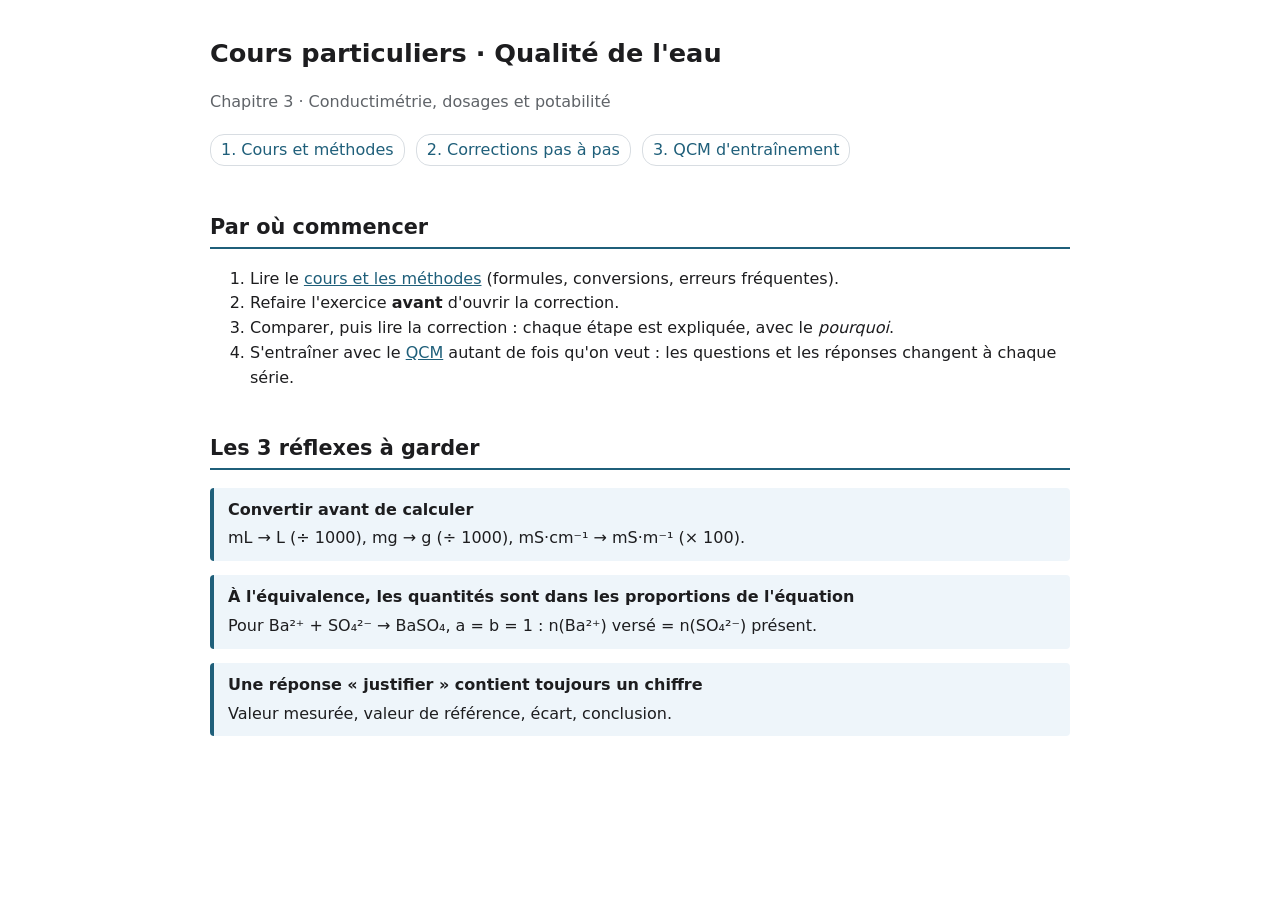
<file: index.html>
<!doctype html>
<html lang="fr">
<head>
<meta charset="utf-8">
<meta name="viewport" content="width=device-width, initial-scale=1">
<title>Cours particuliers · Qualité de l'eau</title>
<meta name="description" content="Cours particuliers : qualité de l'eau, conductimétrie et dosages. Cours, corrections pas à pas et QCM d'entraînement.">
<link rel="stylesheet" href="style.css">
</head>
<body>
<main>
  <h1>Cours particuliers · Qualité de l'eau</h1>
  <p class="sub">Chapitre 3 · Conductimétrie, dosages et potabilité</p>

  <p class="toc">
    <a href="cours.html">1. Cours et méthodes</a>
    <a href="corrections.html">2. Corrections pas à pas</a>
    <a href="qcm.html">3. QCM d'entraînement</a>
  </p>

  <h2>Par où commencer</h2>
  <ol>
    <li>Lire le <a href="cours.html">cours et les méthodes</a> (formules, conversions, erreurs fréquentes).</li>
    <li>Refaire l'exercice <strong>avant</strong> d'ouvrir la correction.</li>
    <li>Comparer, puis lire la correction : chaque étape est expliquée, avec le <em>pourquoi</em>.</li>
    <li>S'entraîner avec le <a href="qcm.html">QCM</a> autant de fois qu'on veut : les questions et les réponses changent à chaque série.</li>
  </ol>

  <h2>Les 3 réflexes à garder</h2>
  <div class="box methode">
    <strong>Convertir avant de calculer</strong>
    mL → L (÷ 1000), mg → g (÷ 1000), mS·cm⁻¹ → mS·m⁻¹ (× 100).
  </div>
  <div class="box methode">
    <strong>À l'équivalence, les quantités sont dans les proportions de l'équation</strong>
    Pour Ba²⁺ + SO₄²⁻ → BaSO₄, a = b = 1 : n(Ba²⁺) versé = n(SO₄²⁻) présent.
  </div>
  <div class="box methode">
    <strong>Une réponse « justifier » contient toujours un chiffre</strong>
    Valeur mesurée, valeur de référence, écart, conclusion.
  </div>
</main>
</body>
</html>
</file>
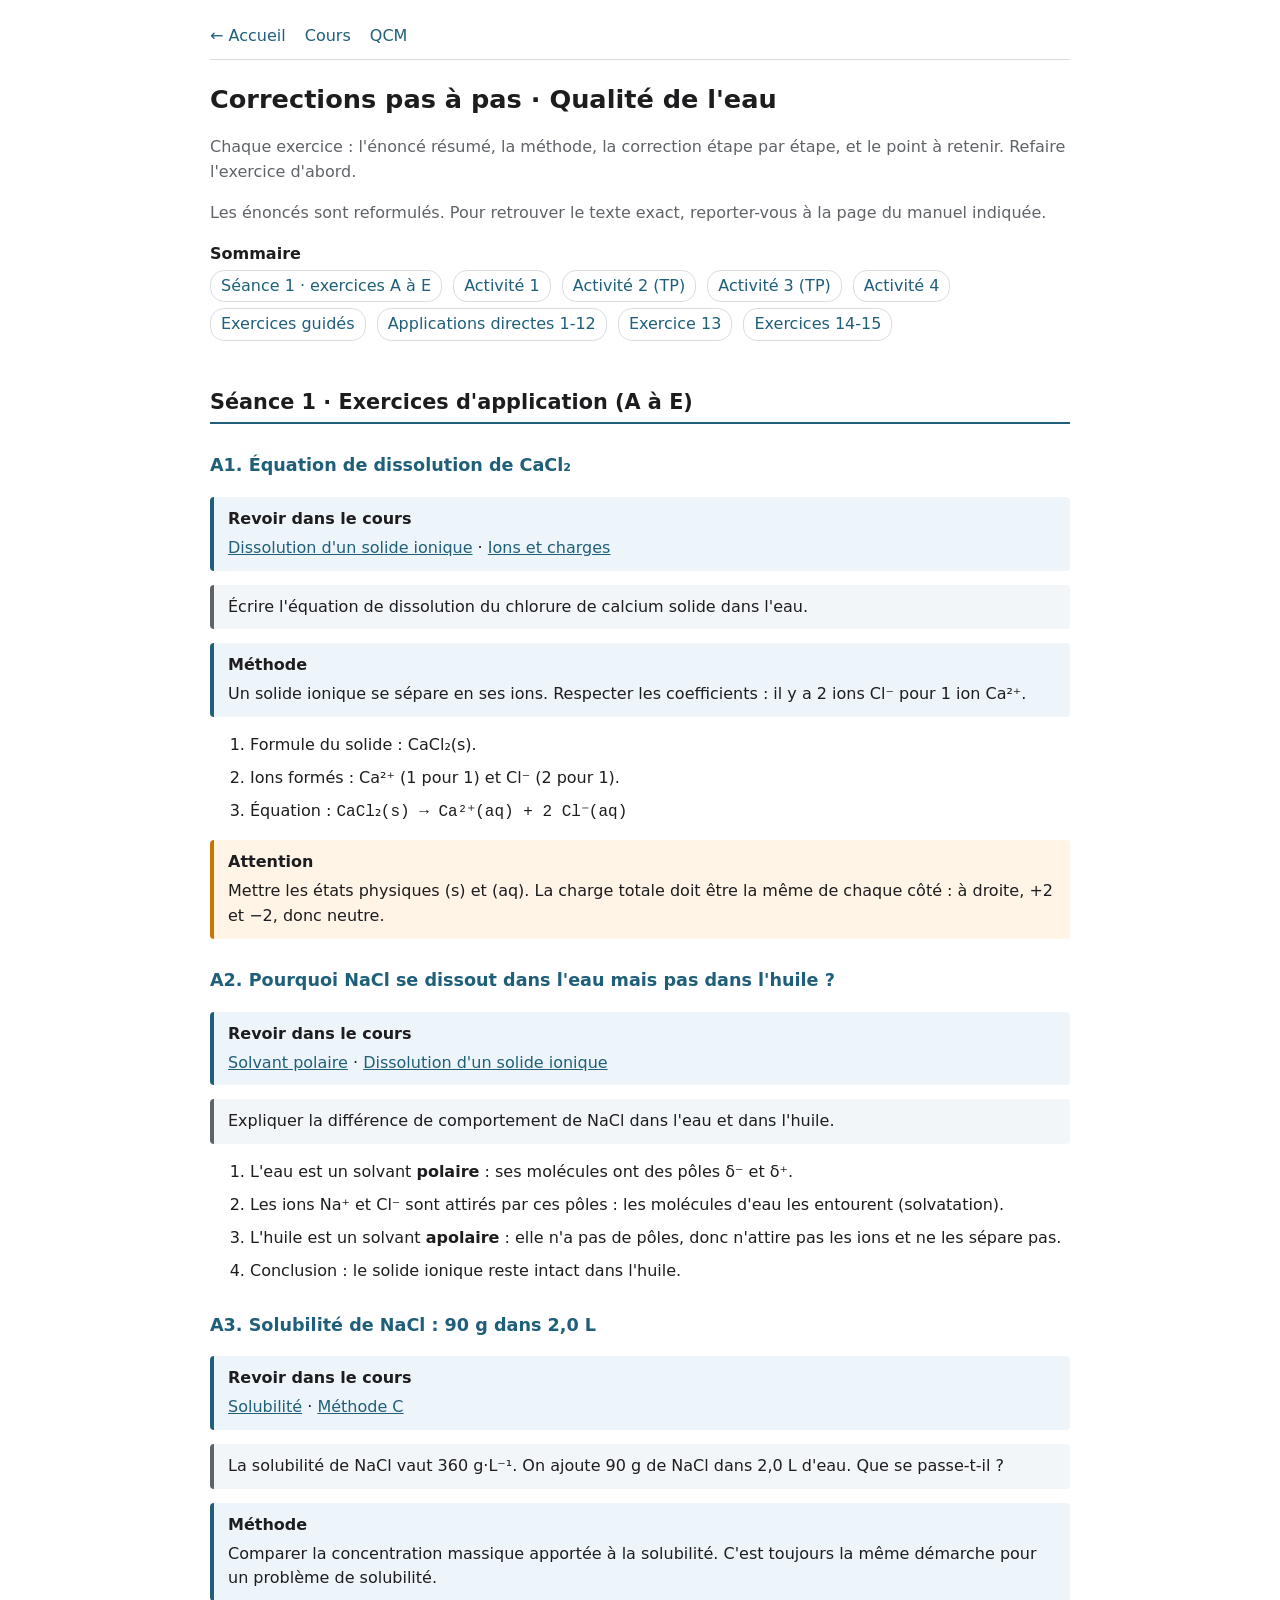
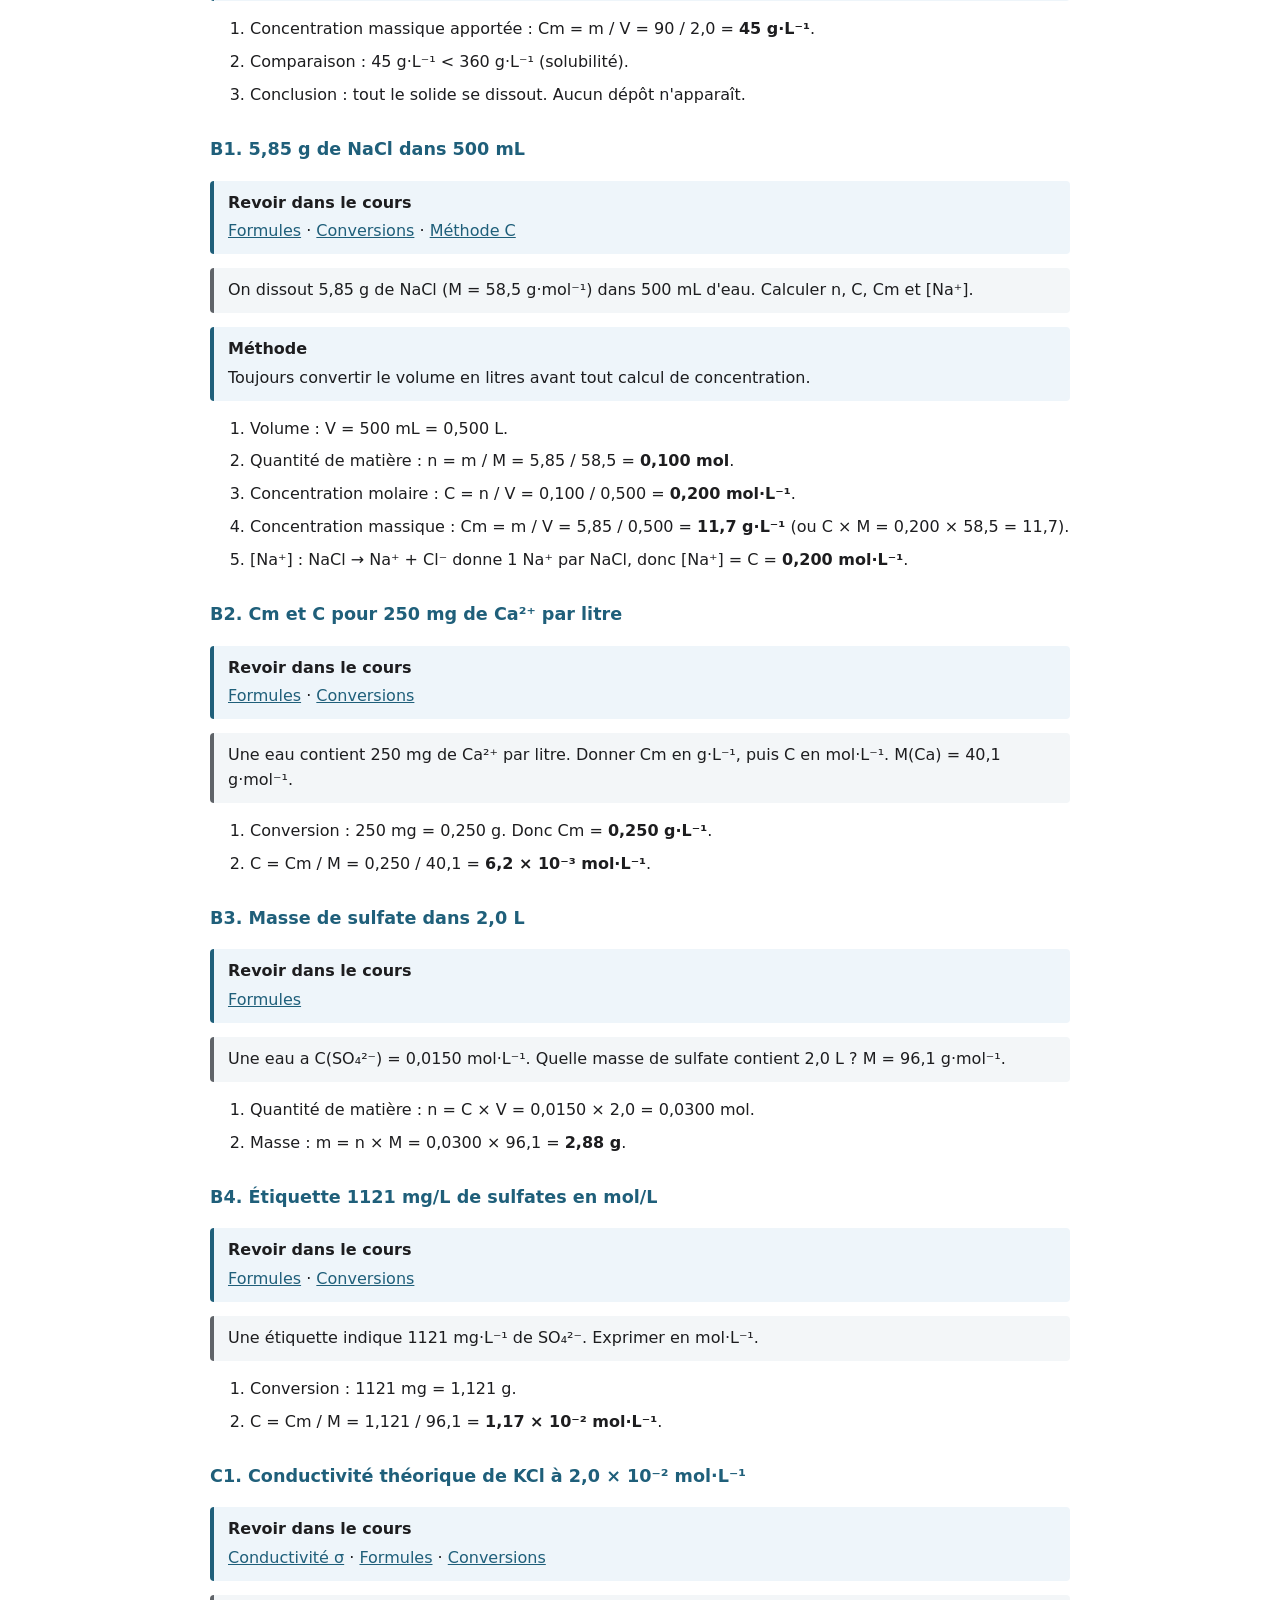
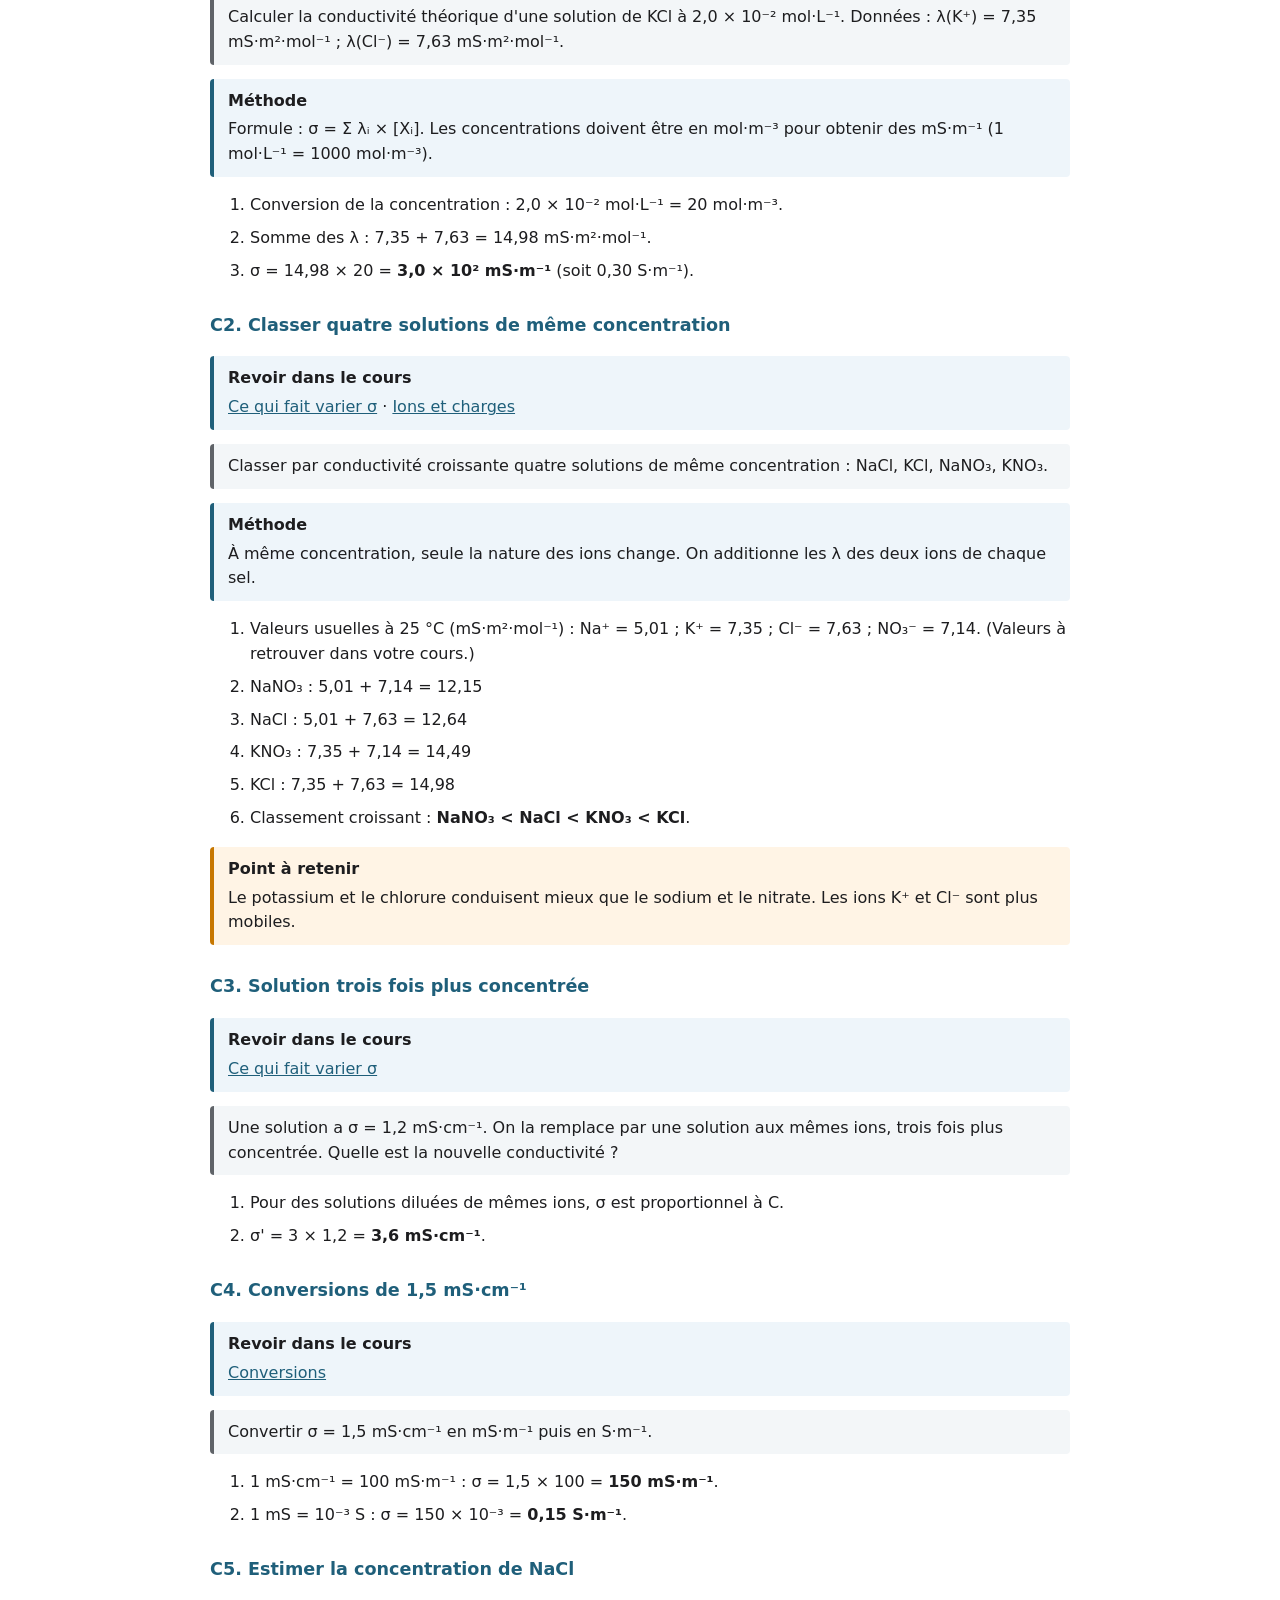
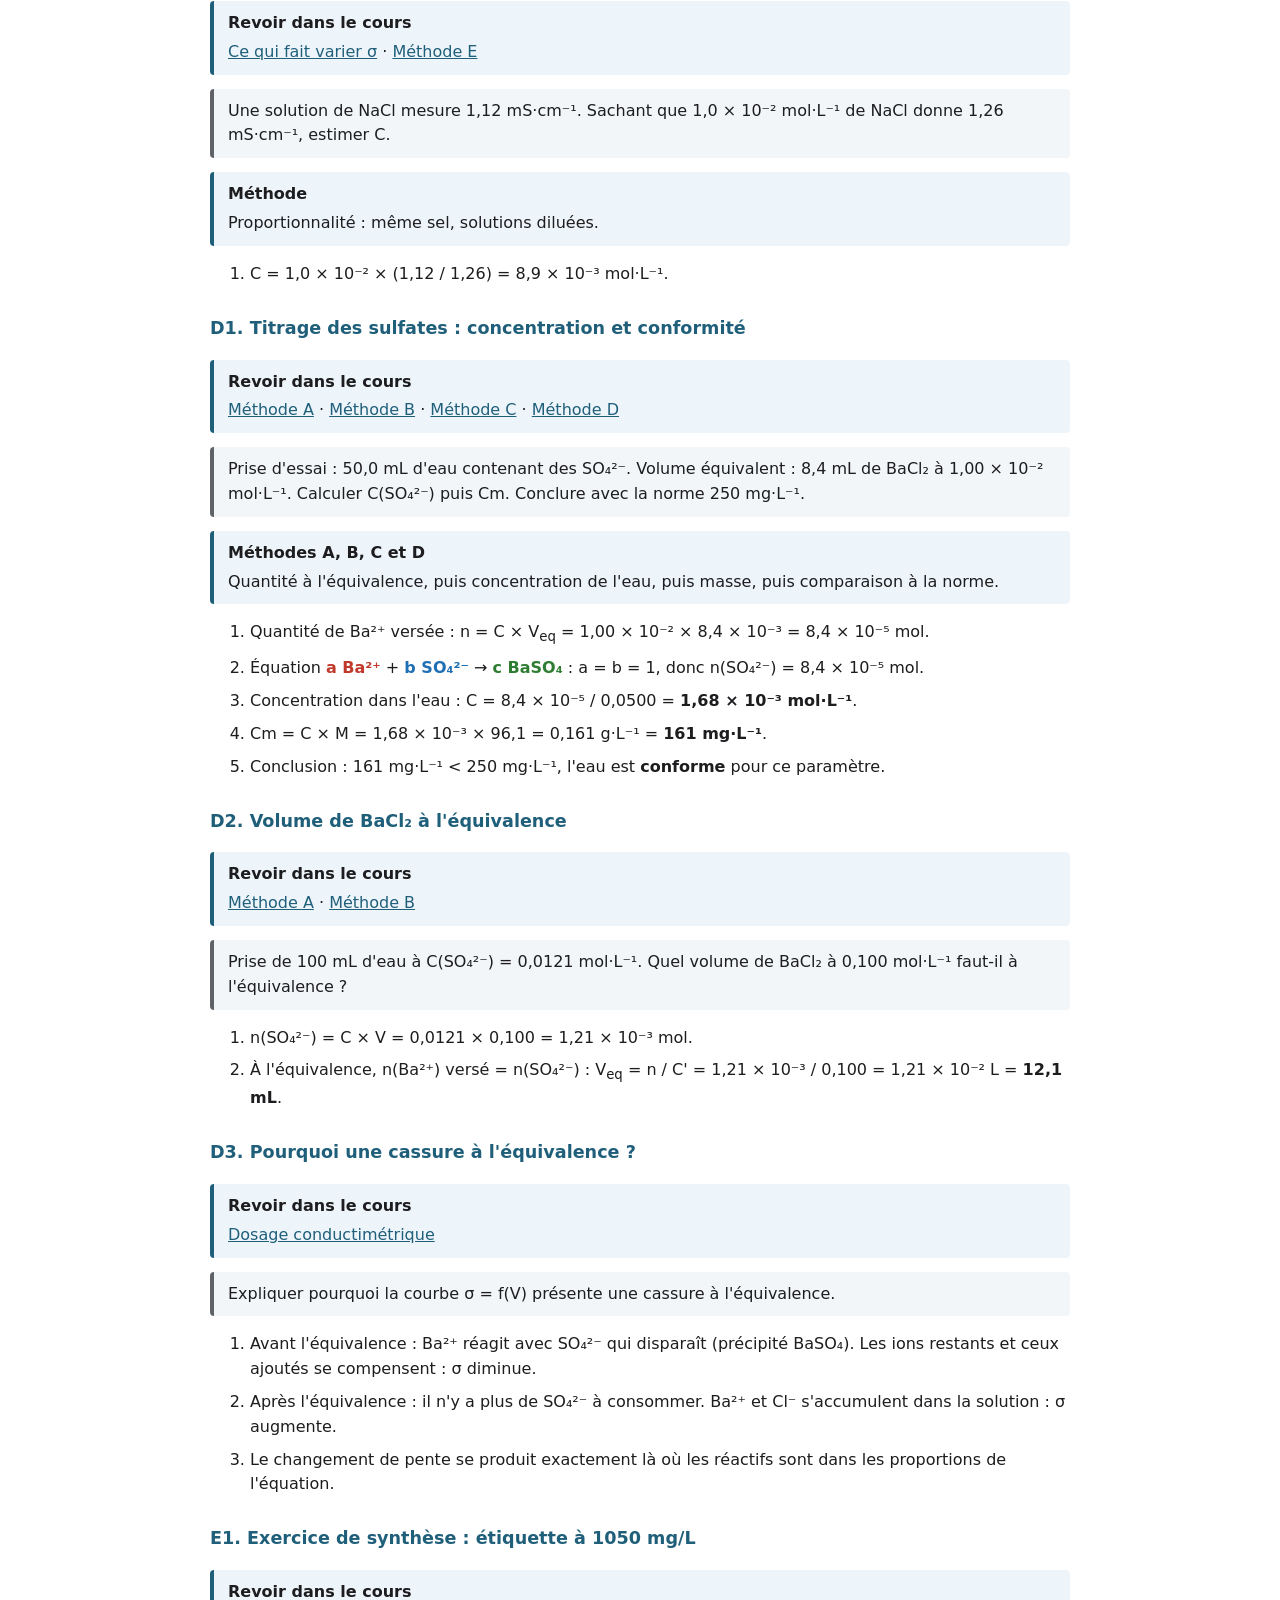
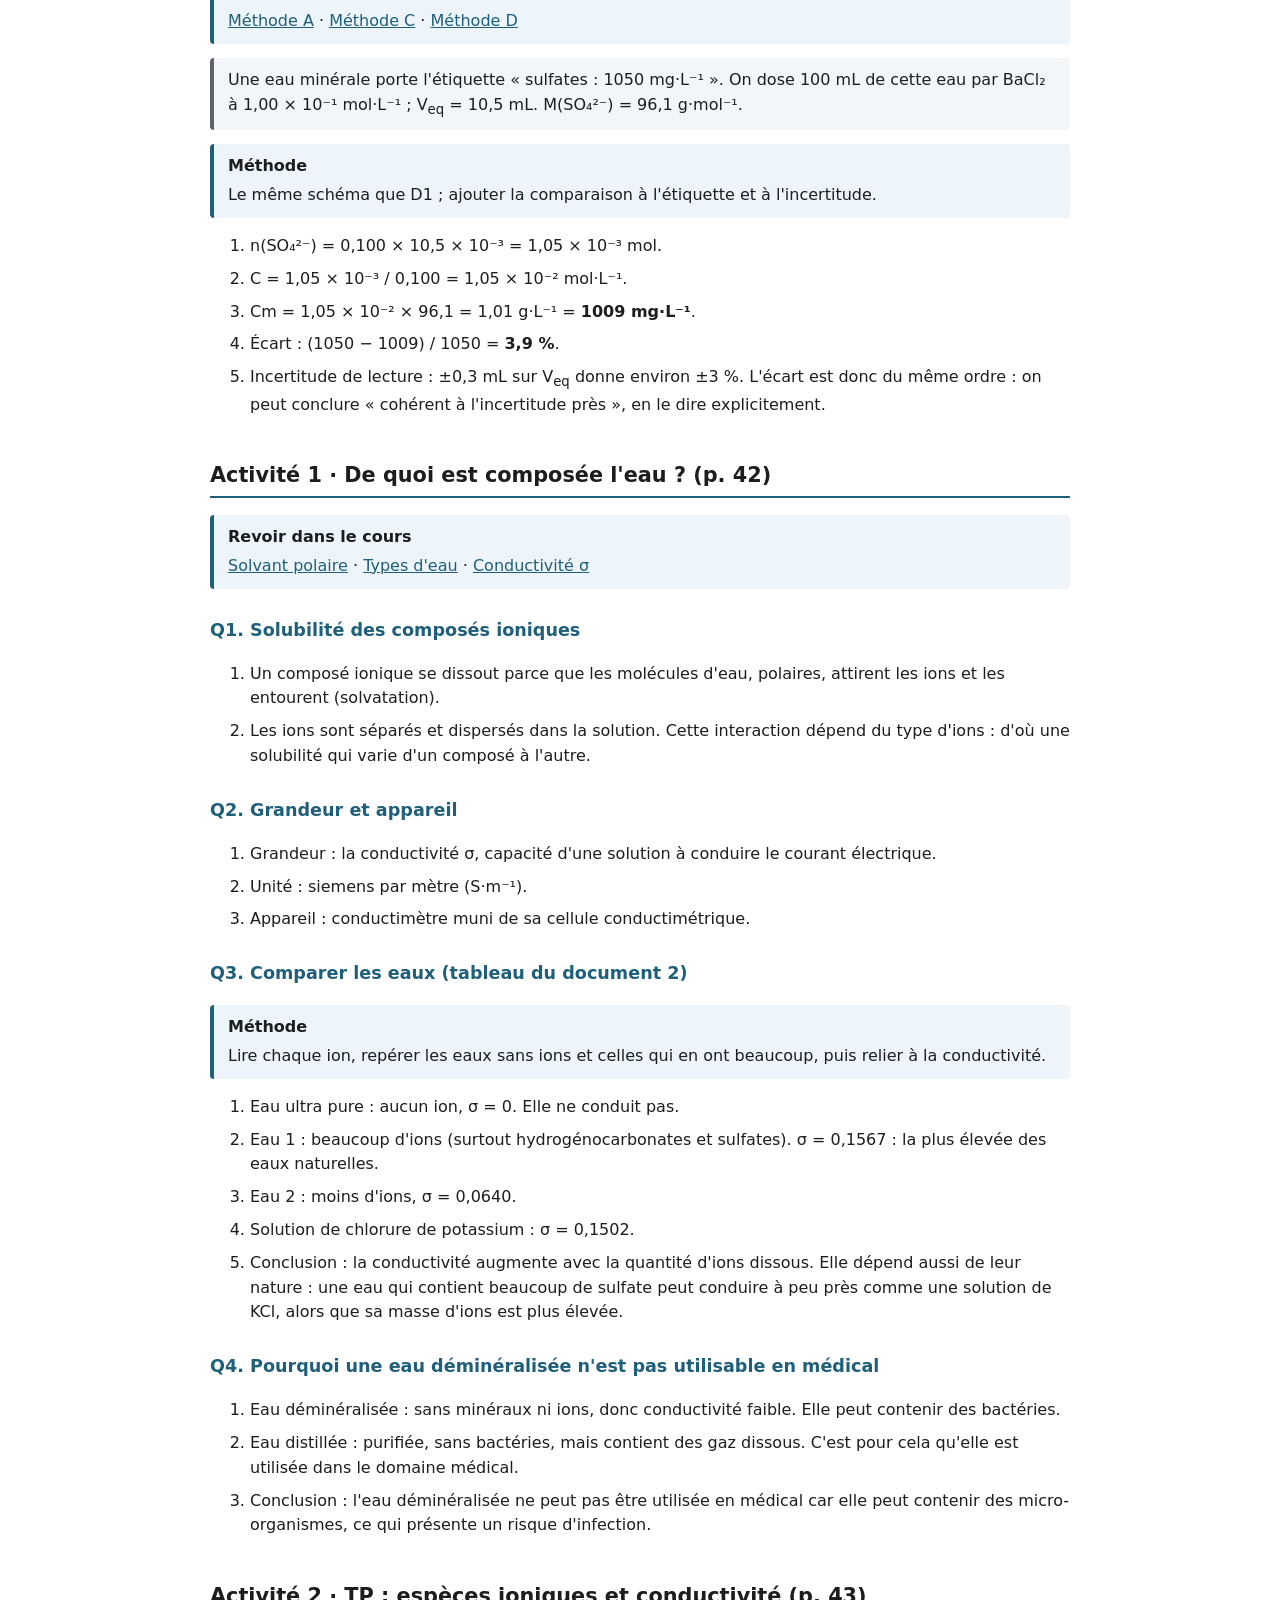
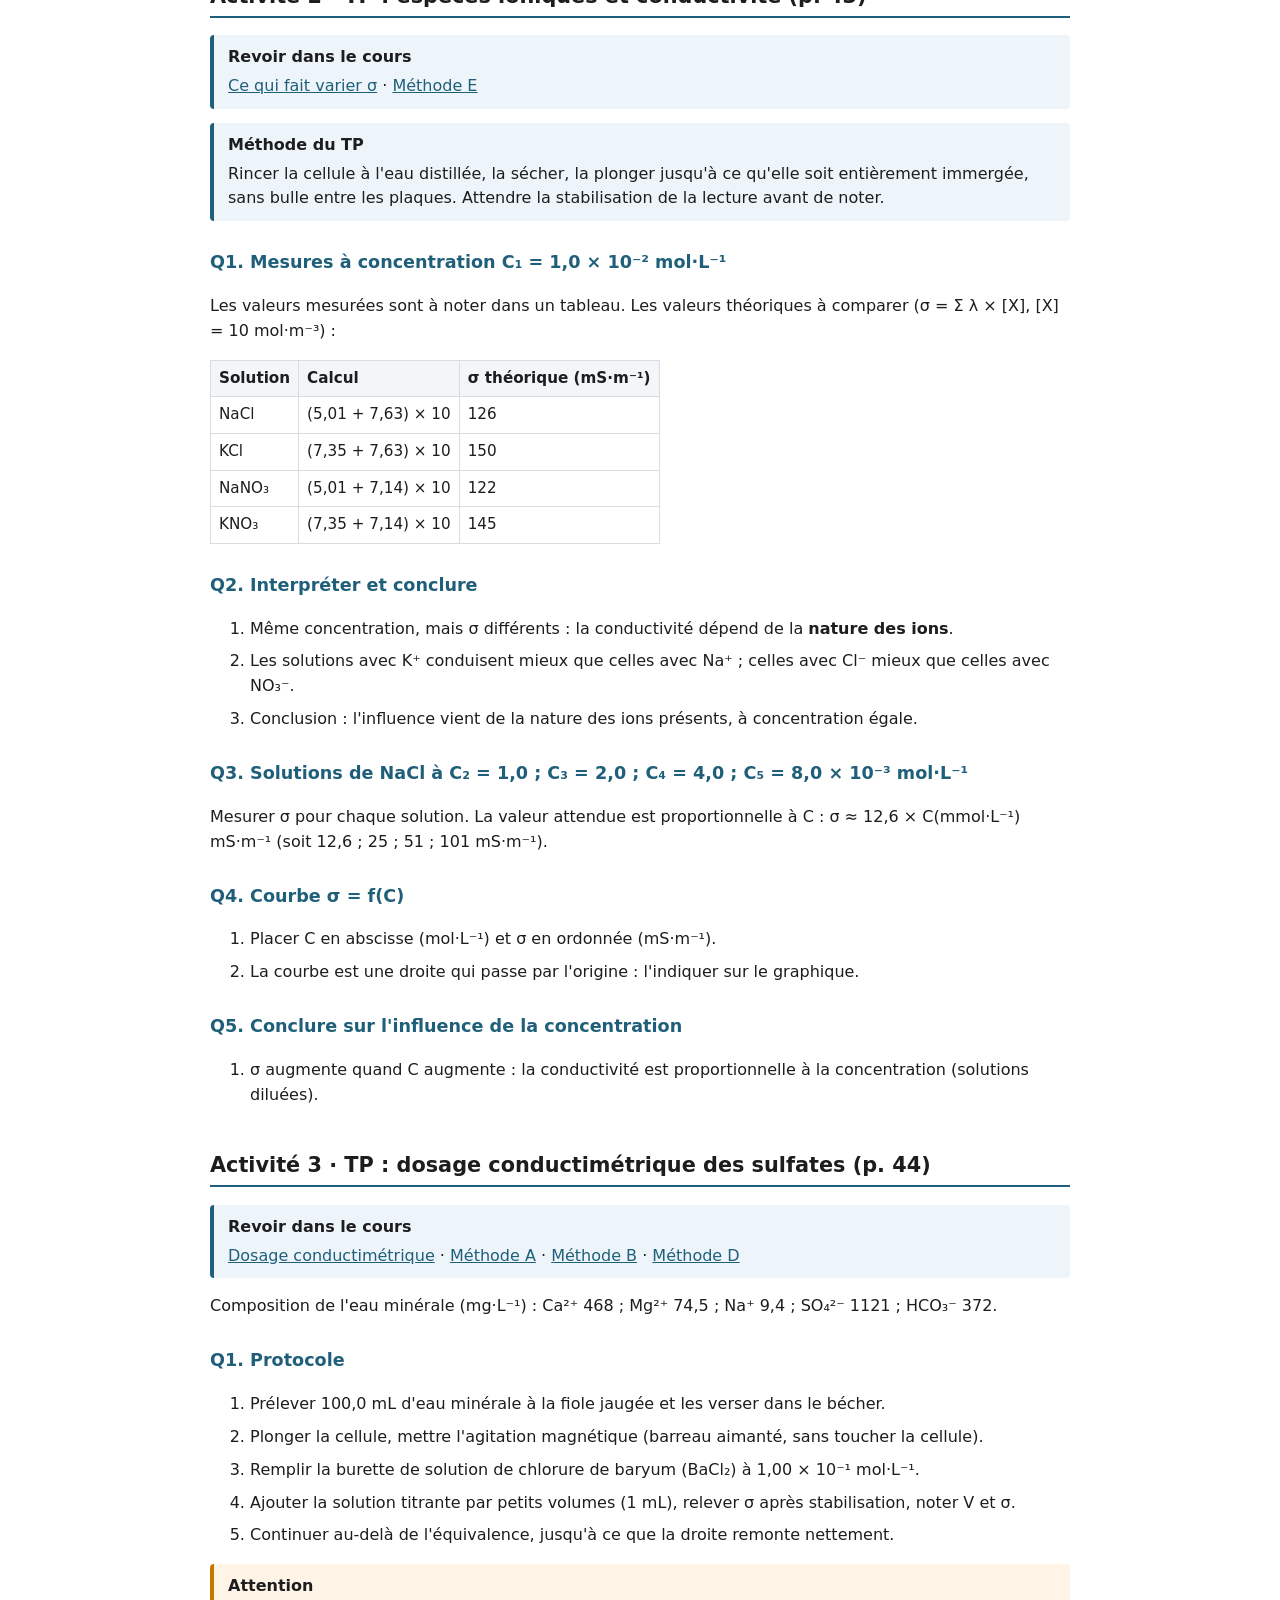
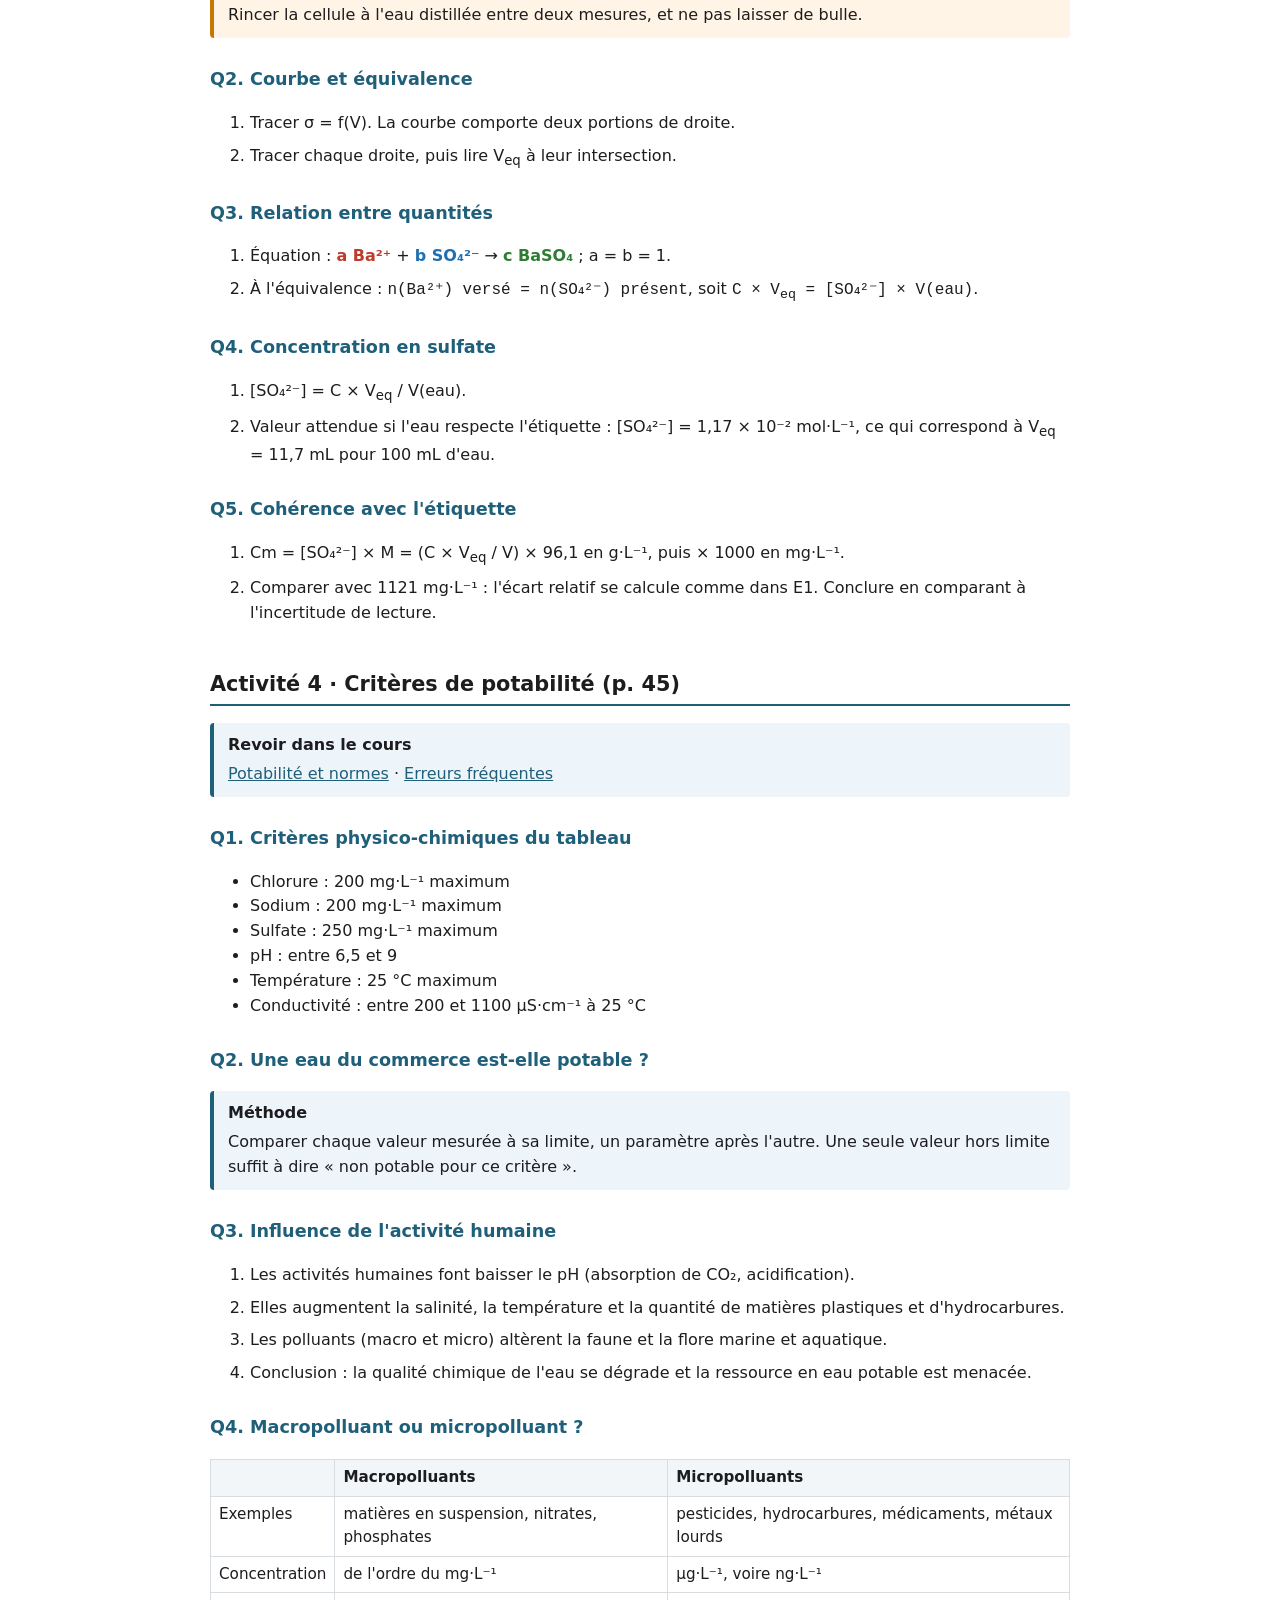
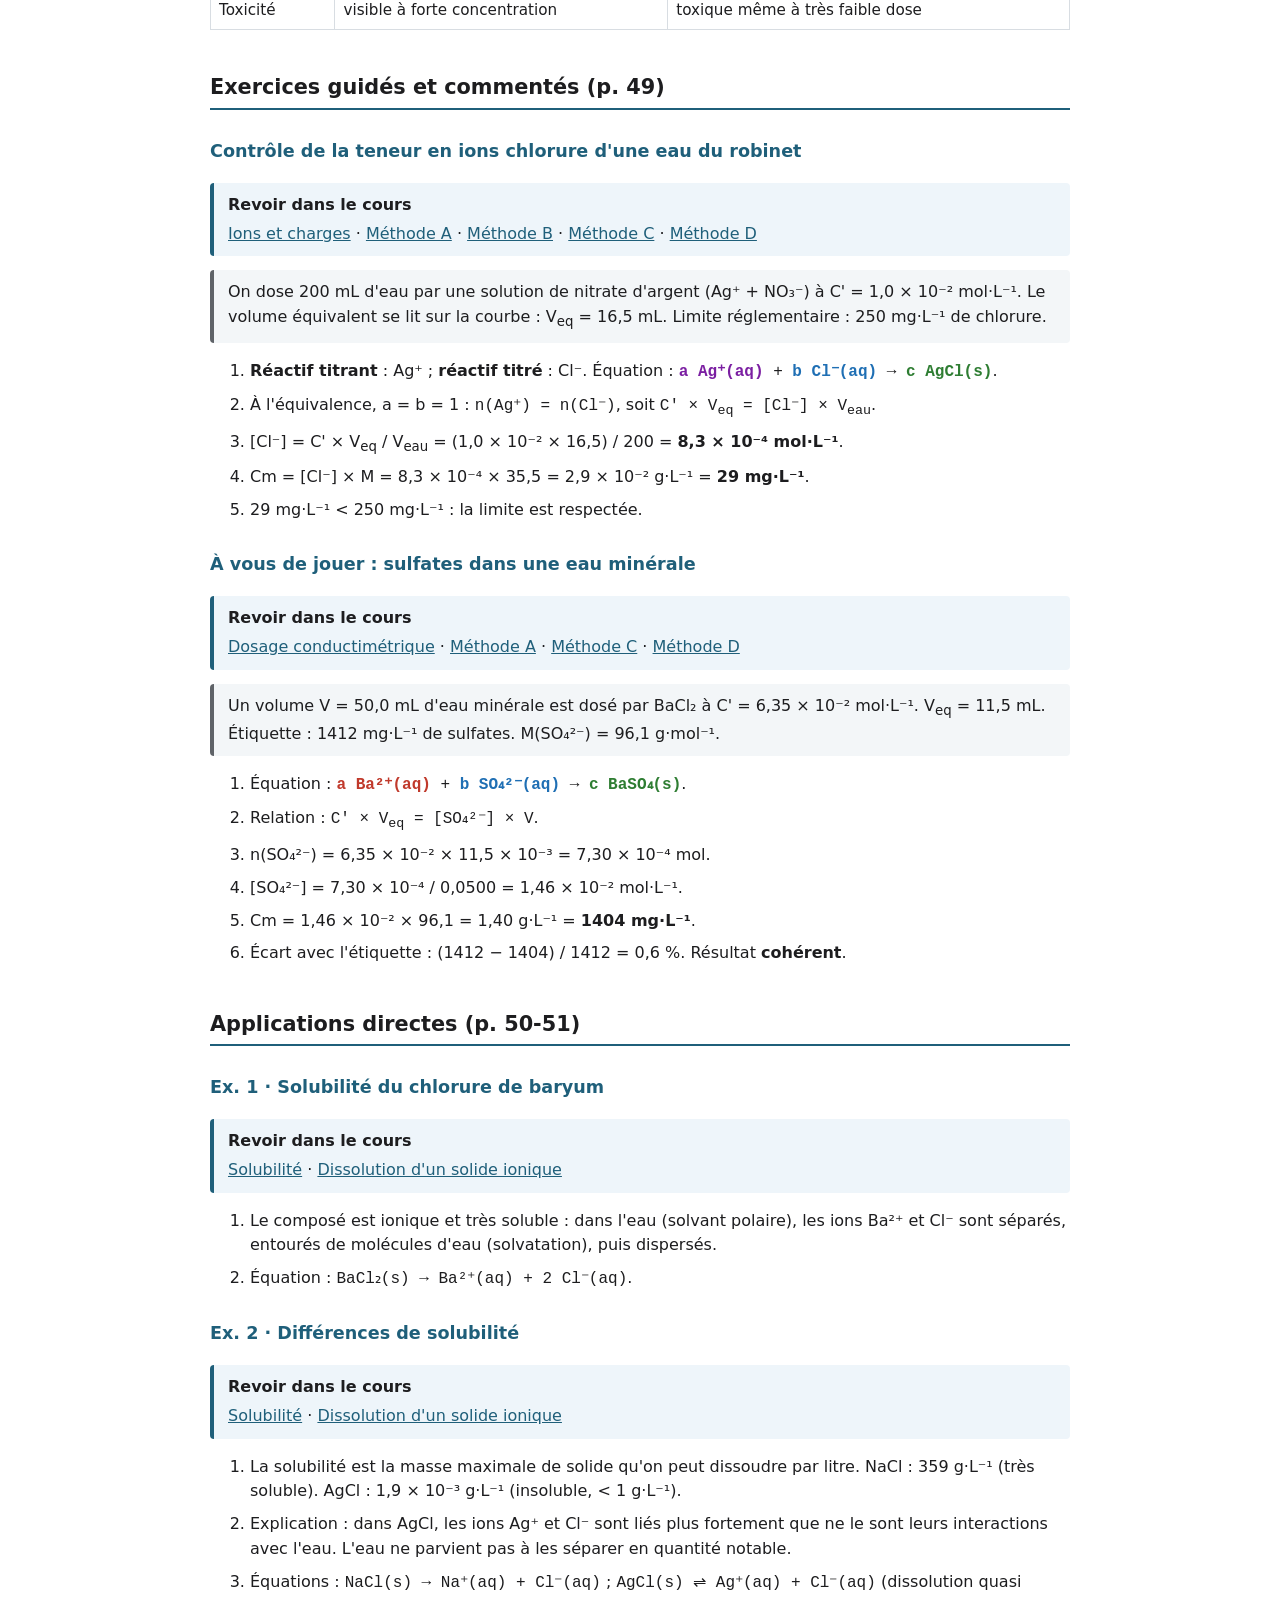
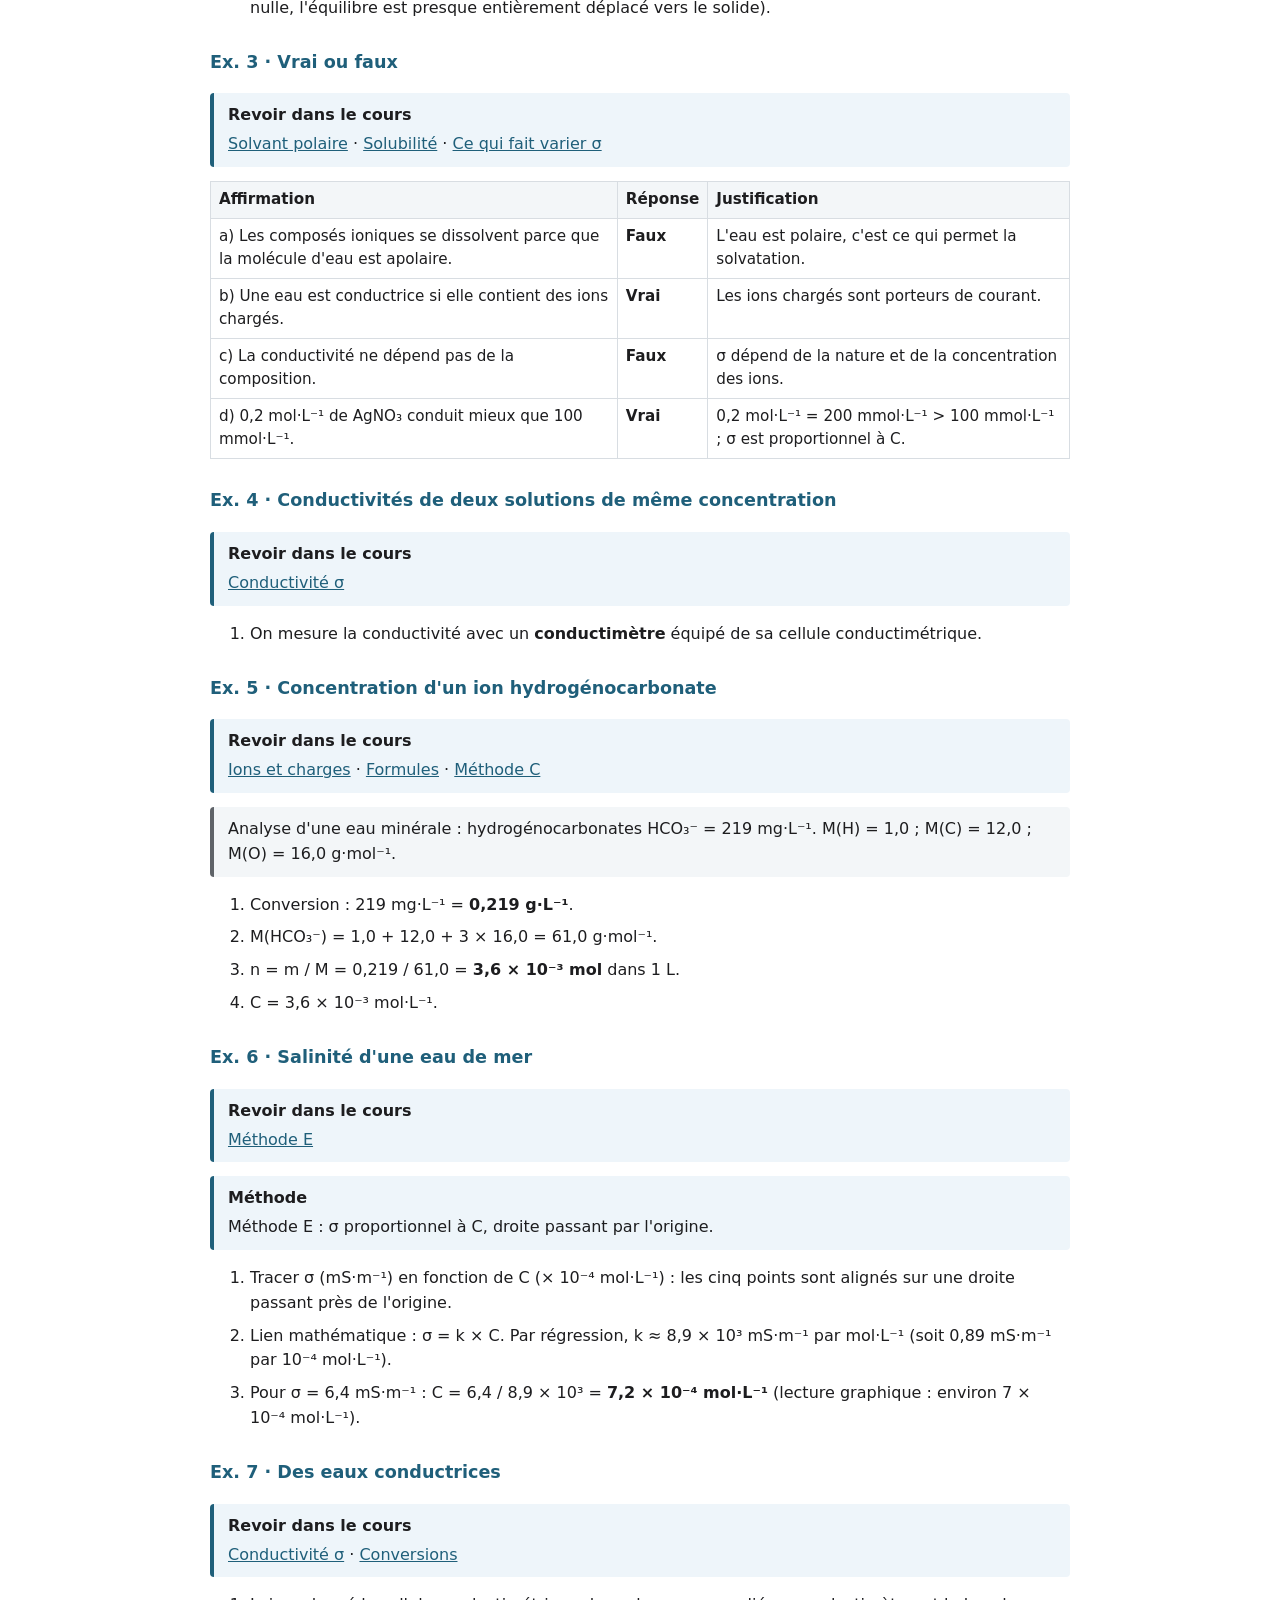
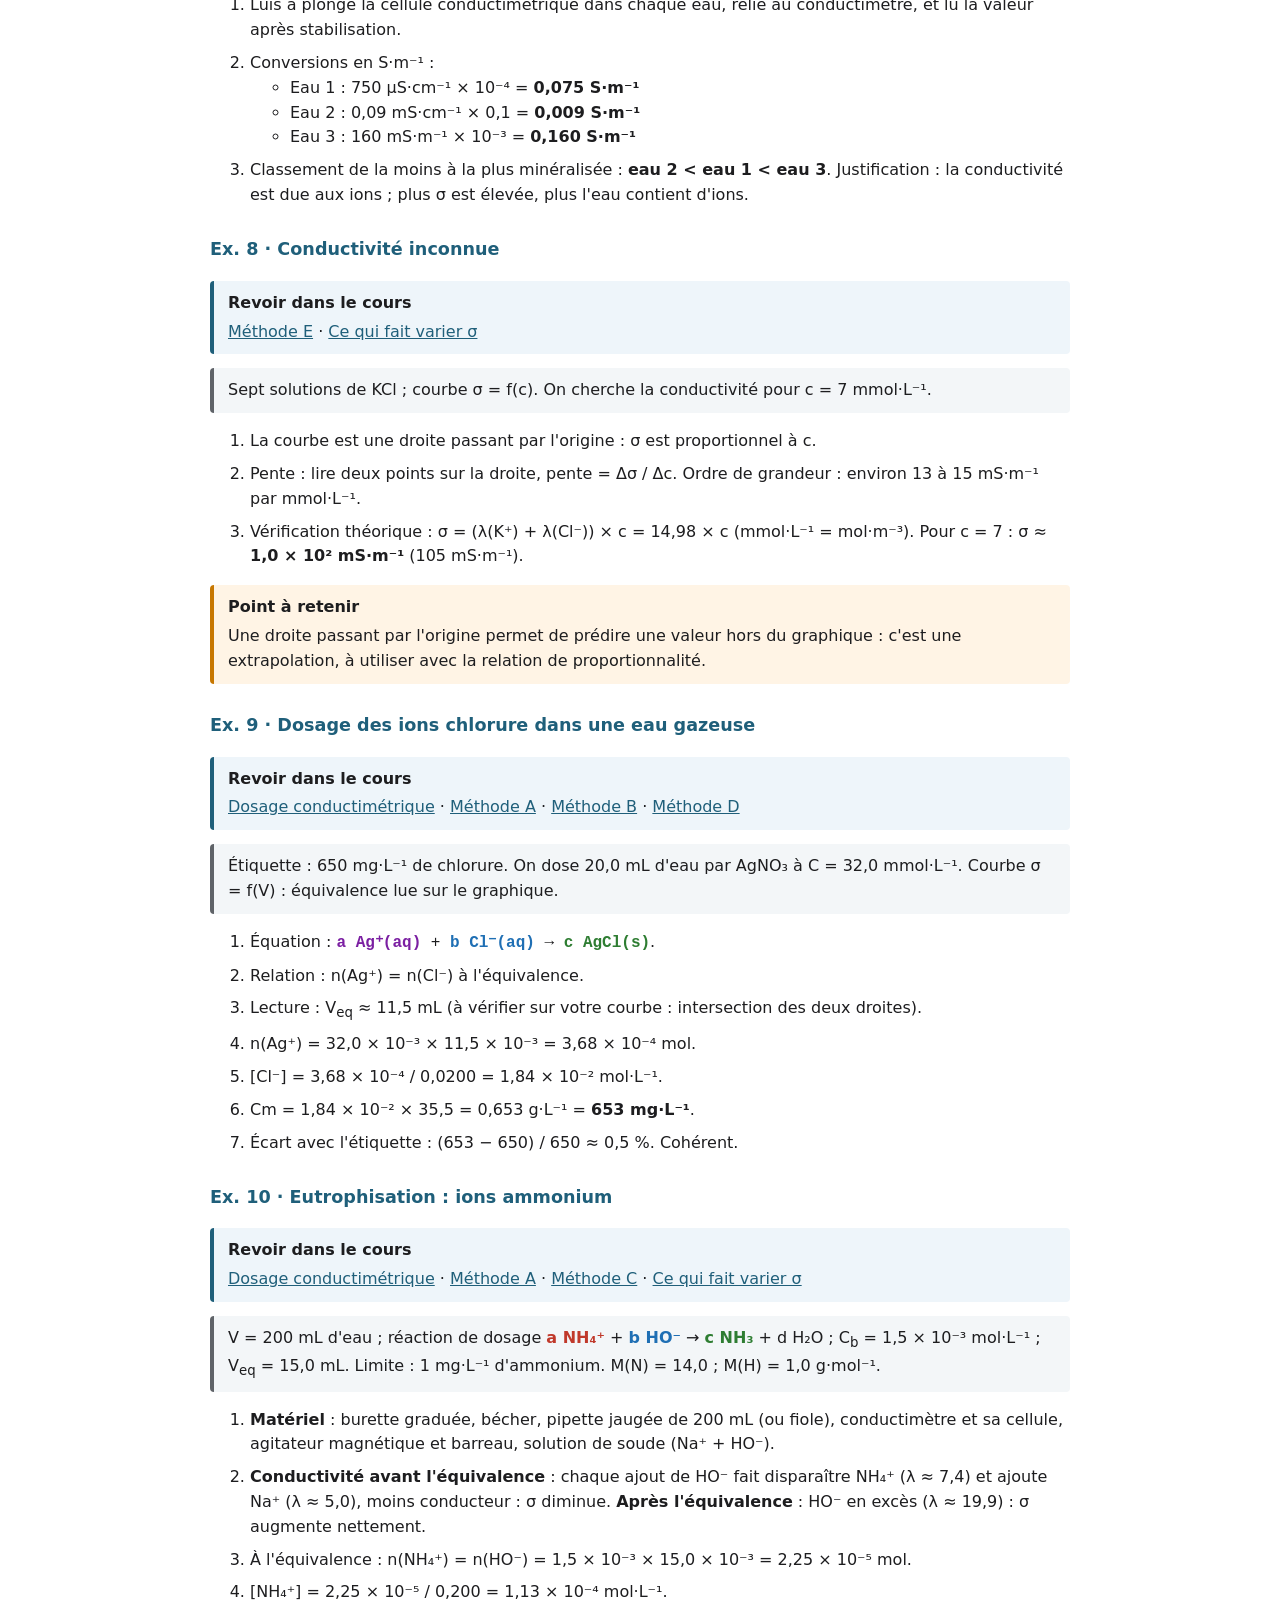
<file: corrections.html>
<!doctype html>
<html lang="fr">
<head>
<meta charset="utf-8">
<meta name="viewport" content="width=device-width, initial-scale=1">
<title>Corrections pas à pas · Qualité de l'eau</title>
<link rel="stylesheet" href="style.css">
</head>
<body>
<main>
<header class="site"><a href="index.html">← Accueil</a> <a href="cours.html">Cours</a> <a href="qcm.html">QCM</a></header>

<h1>Corrections pas à pas · Qualité de l'eau</h1>
<p class="sub">Chaque exercice : l'énoncé résumé, la méthode, la correction étape par étape, et le point à retenir. Refaire l'exercice d'abord.</p>
<p class="sub">Les énoncés sont reformulés. Pour retrouver le texte exact, reporter-vous à la page du manuel indiquée.</p>

<div class="toc">
  <strong>Sommaire</strong><br>
  <a href="#seance">Séance 1 · exercices A à E</a>
  <a href="#act1">Activité 1</a>
  <a href="#act2">Activité 2 (TP)</a>
  <a href="#act3">Activité 3 (TP)</a>
  <a href="#act4">Activité 4</a>
  <a href="#guides">Exercices guidés</a>
  <a href="#applis">Applications directes 1-12</a>
  <a href="#ex13">Exercice 13</a>
  <a href="#ex1415">Exercices 14-15</a>
</div>

<!-- ================= SÉANCE 1 ================= -->
<h2 id="seance">Séance 1 · Exercices d'application (A à E)</h2>

<h3>A1. Équation de dissolution de CaCl₂</h3>
<div class="box methode"><strong>Revoir dans le cours</strong><a href="cours.html#dissolution">Dissolution d'un solide ionique</a> · <a href="cours.html#ions">Ions et charges</a></div>
<div class="enonce">Écrire l'équation de dissolution du chlorure de calcium solide dans l'eau.</div>
<div class="box methode"><strong>Méthode</strong>Un solide ionique se sépare en ses ions. Respecter les coefficients : il y a 2 ions Cl⁻ pour 1 ion Ca²⁺.</div>
<ol class="etapes">
  <li>Formule du solide : CaCl₂(s).</li>
  <li>Ions formés : Ca²⁺ (1 pour 1) et Cl⁻ (2 pour 1).</li>
  <li>Équation : <code>CaCl₂(s) → Ca²⁺(aq) + 2 Cl⁻(aq)</code></li>
</ol>
<div class="box attention"><strong>Attention</strong>Mettre les états physiques (s) et (aq). La charge totale doit être la même de chaque côté : à droite, +2 et −2, donc neutre.</div>

<h3>A2. Pourquoi NaCl se dissout dans l'eau mais pas dans l'huile ?</h3>
<div class="box methode"><strong>Revoir dans le cours</strong><a href="cours.html#solvant">Solvant polaire</a> · <a href="cours.html#dissolution">Dissolution d'un solide ionique</a></div>
<div class="enonce">Expliquer la différence de comportement de NaCl dans l'eau et dans l'huile.</div>
<ol class="etapes">
  <li>L'eau est un solvant <strong>polaire</strong> : ses molécules ont des pôles δ⁻ et δ⁺.</li>
  <li>Les ions Na⁺ et Cl⁻ sont attirés par ces pôles : les molécules d'eau les entourent (solvatation).</li>
  <li>L'huile est un solvant <strong>apolaire</strong> : elle n'a pas de pôles, donc n'attire pas les ions et ne les sépare pas.</li>
  <li>Conclusion : le solide ionique reste intact dans l'huile.</li>
</ol>

<h3>A3. Solubilité de NaCl : 90 g dans 2,0 L</h3>
<div class="box methode"><strong>Revoir dans le cours</strong><a href="cours.html#solub">Solubilité</a> · <a href="cours.html#mC">Méthode C</a></div>
<div class="enonce">La solubilité de NaCl vaut 360 g·L⁻¹. On ajoute 90 g de NaCl dans 2,0 L d'eau. Que se passe-t-il ?</div>
<div class="box methode"><strong>Méthode</strong>Comparer la concentration massique apportée à la solubilité. C'est toujours la même démarche pour un problème de solubilité.</div>
<ol class="etapes">
  <li>Concentration massique apportée : Cm = m / V = 90 / 2,0 = <strong>45 g·L⁻¹</strong>.</li>
  <li>Comparaison : 45 g·L⁻¹ &lt; 360 g·L⁻¹ (solubilité).</li>
  <li>Conclusion : tout le solide se dissout. Aucun dépôt n'apparaît.</li>
</ol>

<h3>B1. 5,85 g de NaCl dans 500 mL</h3>
<div class="box methode"><strong>Revoir dans le cours</strong><a href="cours.html#formules">Formules</a> · <a href="cours.html#conv">Conversions</a> · <a href="cours.html#mC">Méthode C</a></div>
<div class="enonce">On dissout 5,85 g de NaCl (M = 58,5 g·mol⁻¹) dans 500 mL d'eau. Calculer n, C, Cm et [Na⁺].</div>
<div class="box methode"><strong>Méthode</strong>Toujours convertir le volume en litres avant tout calcul de concentration.</div>
<ol class="etapes">
  <li>Volume : V = 500 mL = 0,500 L.</li>
  <li>Quantité de matière : n = m / M = 5,85 / 58,5 = <strong>0,100 mol</strong>.</li>
  <li>Concentration molaire : C = n / V = 0,100 / 0,500 = <strong>0,200 mol·L⁻¹</strong>.</li>
  <li>Concentration massique : Cm = m / V = 5,85 / 0,500 = <strong>11,7 g·L⁻¹</strong> (ou C × M = 0,200 × 58,5 = 11,7).</li>
  <li>[Na⁺] : NaCl → Na⁺ + Cl⁻ donne 1 Na⁺ par NaCl, donc [Na⁺] = C = <strong>0,200 mol·L⁻¹</strong>.</li>
</ol>

<h3>B2. Cm et C pour 250 mg de Ca²⁺ par litre</h3>
<div class="box methode"><strong>Revoir dans le cours</strong><a href="cours.html#formules">Formules</a> · <a href="cours.html#conv">Conversions</a></div>
<div class="enonce">Une eau contient 250 mg de Ca²⁺ par litre. Donner Cm en g·L⁻¹, puis C en mol·L⁻¹. M(Ca) = 40,1 g·mol⁻¹.</div>
<ol class="etapes">
  <li>Conversion : 250 mg = 0,250 g. Donc Cm = <strong>0,250 g·L⁻¹</strong>.</li>
  <li>C = Cm / M = 0,250 / 40,1 = <strong>6,2 × 10⁻³ mol·L⁻¹</strong>.</li>
</ol>

<h3>B3. Masse de sulfate dans 2,0 L</h3>
<div class="box methode"><strong>Revoir dans le cours</strong><a href="cours.html#formules">Formules</a></div>
<div class="enonce">Une eau a C(SO₄²⁻) = 0,0150 mol·L⁻¹. Quelle masse de sulfate contient 2,0 L ? M = 96,1 g·mol⁻¹.</div>
<ol class="etapes">
  <li>Quantité de matière : n = C × V = 0,0150 × 2,0 = 0,0300 mol.</li>
  <li>Masse : m = n × M = 0,0300 × 96,1 = <strong>2,88 g</strong>.</li>
</ol>

<h3>B4. Étiquette 1121 mg/L de sulfates en mol/L</h3>
<div class="box methode"><strong>Revoir dans le cours</strong><a href="cours.html#formules">Formules</a> · <a href="cours.html#conv">Conversions</a></div>
<div class="enonce">Une étiquette indique 1121 mg·L⁻¹ de SO₄²⁻. Exprimer en mol·L⁻¹.</div>
<ol class="etapes">
  <li>Conversion : 1121 mg = 1,121 g.</li>
  <li>C = Cm / M = 1,121 / 96,1 = <strong>1,17 × 10⁻² mol·L⁻¹</strong>.</li>
</ol>

<h3>C1. Conductivité théorique de KCl à 2,0 × 10⁻² mol·L⁻¹</h3>
<div class="box methode"><strong>Revoir dans le cours</strong><a href="cours.html#conductivite">Conductivité σ</a> · <a href="cours.html#formules">Formules</a> · <a href="cours.html#conv">Conversions</a></div>
<div class="enonce">Calculer la conductivité théorique d'une solution de KCl à 2,0 × 10⁻² mol·L⁻¹. Données : λ(K⁺) = 7,35 mS·m²·mol⁻¹ ; λ(Cl⁻) = 7,63 mS·m²·mol⁻¹.</div>
<div class="box methode"><strong>Méthode</strong>Formule : σ = Σ λᵢ × [Xᵢ]. Les concentrations doivent être en mol·m⁻³ pour obtenir des mS·m⁻¹ (1 mol·L⁻¹ = 1000 mol·m⁻³).</div>
<ol class="etapes">
  <li>Conversion de la concentration : 2,0 × 10⁻² mol·L⁻¹ = 20 mol·m⁻³.</li>
  <li>Somme des λ : 7,35 + 7,63 = 14,98 mS·m²·mol⁻¹.</li>
  <li>σ = 14,98 × 20 = <strong>3,0 × 10² mS·m⁻¹</strong> (soit 0,30 S·m⁻¹).</li>
</ol>

<h3>C2. Classer quatre solutions de même concentration</h3>
<div class="box methode"><strong>Revoir dans le cours</strong><a href="cours.html#facteurs">Ce qui fait varier σ</a> · <a href="cours.html#ions">Ions et charges</a></div>
<div class="enonce">Classer par conductivité croissante quatre solutions de même concentration : NaCl, KCl, NaNO₃, KNO₃.</div>
<div class="box methode"><strong>Méthode</strong>À même concentration, seule la nature des ions change. On additionne les λ des deux ions de chaque sel.</div>
<ol class="etapes">
  <li>Valeurs usuelles à 25 °C (mS·m²·mol⁻¹) : Na⁺ = 5,01 ; K⁺ = 7,35 ; Cl⁻ = 7,63 ; NO₃⁻ = 7,14. (Valeurs à retrouver dans votre cours.)</li>
  <li>NaNO₃ : 5,01 + 7,14 = 12,15</li>
  <li>NaCl : 5,01 + 7,63 = 12,64</li>
  <li>KNO₃ : 7,35 + 7,14 = 14,49</li>
  <li>KCl : 7,35 + 7,63 = 14,98</li>
  <li>Classement croissant : <strong>NaNO₃ &lt; NaCl &lt; KNO₃ &lt; KCl</strong>.</li>
</ol>
<div class="box attention"><strong>Point à retenir</strong>Le potassium et le chlorure conduisent mieux que le sodium et le nitrate. Les ions K⁺ et Cl⁻ sont plus mobiles.</div>

<h3>C3. Solution trois fois plus concentrée</h3>
<div class="box methode"><strong>Revoir dans le cours</strong><a href="cours.html#facteurs">Ce qui fait varier σ</a></div>
<div class="enonce">Une solution a σ = 1,2 mS·cm⁻¹. On la remplace par une solution aux mêmes ions, trois fois plus concentrée. Quelle est la nouvelle conductivité ?</div>
<ol class="etapes">
  <li>Pour des solutions diluées de mêmes ions, σ est proportionnel à C.</li>
  <li>σ' = 3 × 1,2 = <strong>3,6 mS·cm⁻¹</strong>.</li>
</ol>

<h3>C4. Conversions de 1,5 mS·cm⁻¹</h3>
<div class="box methode"><strong>Revoir dans le cours</strong><a href="cours.html#conv">Conversions</a></div>
<div class="enonce">Convertir σ = 1,5 mS·cm⁻¹ en mS·m⁻¹ puis en S·m⁻¹.</div>
<ol class="etapes">
  <li>1 mS·cm⁻¹ = 100 mS·m⁻¹ : σ = 1,5 × 100 = <strong>150 mS·m⁻¹</strong>.</li>
  <li>1 mS = 10⁻³ S : σ = 150 × 10⁻³ = <strong>0,15 S·m⁻¹</strong>.</li>
</ol>

<h3>C5. Estimer la concentration de NaCl</h3>
<div class="box methode"><strong>Revoir dans le cours</strong><a href="cours.html#facteurs">Ce qui fait varier σ</a> · <a href="cours.html#mE">Méthode E</a></div>
<div class="enonce">Une solution de NaCl mesure 1,12 mS·cm⁻¹. Sachant que 1,0 × 10⁻² mol·L⁻¹ de NaCl donne 1,26 mS·cm⁻¹, estimer C.</div>
<div class="box methode"><strong>Méthode</strong>Proportionnalité : même sel, solutions diluées.</div>
<ol class="etapes">
  <li>C = 1,0 × 10⁻² × (1,12 / 1,26) = 8,9 × 10⁻³ mol·L⁻¹.</li>
</ol>

<h3>D1. Titrage des sulfates : concentration et conformité</h3>
<div class="box methode"><strong>Revoir dans le cours</strong><a href="cours.html#mA">Méthode A</a> · <a href="cours.html#mB">Méthode B</a> · <a href="cours.html#mC">Méthode C</a> · <a href="cours.html#mD">Méthode D</a></div>
<div class="enonce">Prise d'essai : 50,0 mL d'eau contenant des SO₄²⁻. Volume équivalent : 8,4 mL de BaCl₂ à 1,00 × 10⁻² mol·L⁻¹. Calculer C(SO₄²⁻) puis Cm. Conclure avec la norme 250 mg·L⁻¹.</div>
<div class="box methode"><strong>Méthodes A, B, C et D</strong>Quantité à l'équivalence, puis concentration de l'eau, puis masse, puis comparaison à la norme.</div>
<ol class="etapes">
  <li>Quantité de Ba²⁺ versée : n = C × V<sub>eq</sub> = 1,00 × 10⁻² × 8,4 × 10⁻³ = 8,4 × 10⁻⁵ mol.</li>
  <li>Équation <span class="c-ba">a Ba²⁺</span> + <span class="c-so4">b SO₄²⁻</span> → <span class="c-prod">c BaSO₄</span> : a = b = 1, donc n(SO₄²⁻) = 8,4 × 10⁻⁵ mol.</li>
  <li>Concentration dans l'eau : C = 8,4 × 10⁻⁵ / 0,0500 = <strong>1,68 × 10⁻³ mol·L⁻¹</strong>.</li>
  <li>Cm = C × M = 1,68 × 10⁻³ × 96,1 = 0,161 g·L⁻¹ = <strong>161 mg·L⁻¹</strong>.</li>
  <li>Conclusion : 161 mg·L⁻¹ &lt; 250 mg·L⁻¹, l'eau est <strong>conforme</strong> pour ce paramètre.</li>
</ol>

<h3>D2. Volume de BaCl₂ à l'équivalence</h3>
<div class="box methode"><strong>Revoir dans le cours</strong><a href="cours.html#mA">Méthode A</a> · <a href="cours.html#mB">Méthode B</a></div>
<div class="enonce">Prise de 100 mL d'eau à C(SO₄²⁻) = 0,0121 mol·L⁻¹. Quel volume de BaCl₂ à 0,100 mol·L⁻¹ faut-il à l'équivalence ?</div>
<ol class="etapes">
  <li>n(SO₄²⁻) = C × V = 0,0121 × 0,100 = 1,21 × 10⁻³ mol.</li>
  <li>À l'équivalence, n(Ba²⁺) versé = n(SO₄²⁻) : V<sub>eq</sub> = n / C' = 1,21 × 10⁻³ / 0,100 = 1,21 × 10⁻² L = <strong>12,1 mL</strong>.</li>
</ol>

<h3>D3. Pourquoi une cassure à l'équivalence ?</h3>
<div class="box methode"><strong>Revoir dans le cours</strong><a href="cours.html#dosage">Dosage conductimétrique</a></div>
<div class="enonce">Expliquer pourquoi la courbe σ = f(V) présente une cassure à l'équivalence.</div>
<ol class="etapes">
  <li>Avant l'équivalence : Ba²⁺ réagit avec SO₄²⁻ qui disparaît (précipité BaSO₄). Les ions restants et ceux ajoutés se compensent : σ diminue.</li>
  <li>Après l'équivalence : il n'y a plus de SO₄²⁻ à consommer. Ba²⁺ et Cl⁻ s'accumulent dans la solution : σ augmente.</li>
  <li>Le changement de pente se produit exactement là où les réactifs sont dans les proportions de l'équation.</li>
</ol>

<h3>E1. Exercice de synthèse : étiquette à 1050 mg/L</h3>
<div class="box methode"><strong>Revoir dans le cours</strong><a href="cours.html#mA">Méthode A</a> · <a href="cours.html#mC">Méthode C</a> · <a href="cours.html#mD">Méthode D</a></div>
<div class="enonce">Une eau minérale porte l'étiquette « sulfates : 1050 mg·L⁻¹ ». On dose 100 mL de cette eau par BaCl₂ à 1,00 × 10⁻¹ mol·L⁻¹ ; V<sub>eq</sub> = 10,5 mL. M(SO₄²⁻) = 96,1 g·mol⁻¹.</div>
<div class="box methode"><strong>Méthode</strong>Le même schéma que D1 ; ajouter la comparaison à l'étiquette et à l'incertitude.</div>
<ol class="etapes">
  <li>n(SO₄²⁻) = 0,100 × 10,5 × 10⁻³ = 1,05 × 10⁻³ mol.</li>
  <li>C = 1,05 × 10⁻³ / 0,100 = 1,05 × 10⁻² mol·L⁻¹.</li>
  <li>Cm = 1,05 × 10⁻² × 96,1 = 1,01 g·L⁻¹ = <strong>1009 mg·L⁻¹</strong>.</li>
  <li>Écart : (1050 − 1009) / 1050 = <strong>3,9 %</strong>.</li>
  <li>Incertitude de lecture : ±0,3 mL sur V<sub>eq</sub> donne environ ±3 %. L'écart est donc du même ordre : on peut conclure « cohérent à l'incertitude près », en le dire explicitement.</li>
</ol>

<!-- ================= ACTIVITÉ 1 ================= -->
<h2 id="act1">Activité 1 · De quoi est composée l'eau ? (p. 42)</h2>
<div class="box methode"><strong>Revoir dans le cours</strong><a href="cours.html#solvant">Solvant polaire</a> · <a href="cours.html#types">Types d'eau</a> · <a href="cours.html#conductivite">Conductivité σ</a></div>
<h3>Q1. Solubilité des composés ioniques</h3>
<ol class="etapes">
  <li>Un composé ionique se dissout parce que les molécules d'eau, polaires, attirent les ions et les entourent (solvatation).</li>
  <li>Les ions sont séparés et dispersés dans la solution. Cette interaction dépend du type d'ions : d'où une solubilité qui varie d'un composé à l'autre.</li>
</ol>
<h3>Q2. Grandeur et appareil</h3>
<ol class="etapes">
  <li>Grandeur : la conductivité σ, capacité d'une solution à conduire le courant électrique.</li>
  <li>Unité : siemens par mètre (S·m⁻¹).</li>
  <li>Appareil : conductimètre muni de sa cellule conductimétrique.</li>
</ol>
<h3>Q3. Comparer les eaux (tableau du document 2)</h3>
<div class="box methode"><strong>Méthode</strong>Lire chaque ion, repérer les eaux sans ions et celles qui en ont beaucoup, puis relier à la conductivité.</div>
<ol class="etapes">
  <li>Eau ultra pure : aucun ion, σ = 0. Elle ne conduit pas.</li>
  <li>Eau 1 : beaucoup d'ions (surtout hydrogénocarbonates et sulfates). σ = 0,1567 : la plus élevée des eaux naturelles.</li>
  <li>Eau 2 : moins d'ions, σ = 0,0640.</li>
  <li>Solution de chlorure de potassium : σ = 0,1502.</li>
  <li>Conclusion : la conductivité augmente avec la quantité d'ions dissous. Elle dépend aussi de leur nature : une eau qui contient beaucoup de sulfate peut conduire à peu près comme une solution de KCl, alors que sa masse d'ions est plus élevée.</li>
</ol>
<h3>Q4. Pourquoi une eau déminéralisée n'est pas utilisable en médical</h3>
<ol class="etapes">
  <li>Eau déminéralisée : sans minéraux ni ions, donc conductivité faible. Elle peut contenir des bactéries.</li>
  <li>Eau distillée : purifiée, sans bactéries, mais contient des gaz dissous. C'est pour cela qu'elle est utilisée dans le domaine médical.</li>
  <li>Conclusion : l'eau déminéralisée ne peut pas être utilisée en médical car elle peut contenir des micro-organismes, ce qui présente un risque d'infection.</li>
</ol>

<!-- ================= ACTIVITÉ 2 ================= -->
<h2 id="act2">Activité 2 · TP : espèces ioniques et conductivité (p. 43)</h2>
<div class="box methode"><strong>Revoir dans le cours</strong><a href="cours.html#facteurs">Ce qui fait varier σ</a> · <a href="cours.html#mE">Méthode E</a></div>
<div class="box methode"><strong>Méthode du TP</strong>Rincer la cellule à l'eau distillée, la sécher, la plonger jusqu'à ce qu'elle soit entièrement immergée, sans bulle entre les plaques. Attendre la stabilisation de la lecture avant de noter.</div>
<h3>Q1. Mesures à concentration C₁ = 1,0 × 10⁻² mol·L⁻¹</h3>
<p>Les valeurs mesurées sont à noter dans un tableau. Les valeurs théoriques à comparer (σ = Σ λ × [X], [X] = 10 mol·m⁻³) :</p>
<table>
  <tr><th>Solution</th><th>Calcul</th><th>σ théorique (mS·m⁻¹)</th></tr>
  <tr><td>NaCl</td><td>(5,01 + 7,63) × 10</td><td>126</td></tr>
  <tr><td>KCl</td><td>(7,35 + 7,63) × 10</td><td>150</td></tr>
  <tr><td>NaNO₃</td><td>(5,01 + 7,14) × 10</td><td>122</td></tr>
  <tr><td>KNO₃</td><td>(7,35 + 7,14) × 10</td><td>145</td></tr>
</table>
<h3>Q2. Interpréter et conclure</h3>
<ol class="etapes">
  <li>Même concentration, mais σ différents : la conductivité dépend de la <strong>nature des ions</strong>.</li>
  <li>Les solutions avec K⁺ conduisent mieux que celles avec Na⁺ ; celles avec Cl⁻ mieux que celles avec NO₃⁻.</li>
  <li>Conclusion : l'influence vient de la nature des ions présents, à concentration égale.</li>
</ol>
<h3>Q3. Solutions de NaCl à C₂ = 1,0 ; C₃ = 2,0 ; C₄ = 4,0 ; C₅ = 8,0 × 10⁻³ mol·L⁻¹</h3>
<p>Mesurer σ pour chaque solution. La valeur attendue est proportionnelle à C : σ ≈ 12,6 × C(mmol·L⁻¹) mS·m⁻¹ (soit 12,6 ; 25 ; 51 ; 101 mS·m⁻¹).</p>
<h3>Q4. Courbe σ = f(C)</h3>
<ol class="etapes">
  <li>Placer C en abscisse (mol·L⁻¹) et σ en ordonnée (mS·m⁻¹).</li>
  <li>La courbe est une droite qui passe par l'origine : l'indiquer sur le graphique.</li>
</ol>
<h3>Q5. Conclure sur l'influence de la concentration</h3>
<ol class="etapes">
  <li>σ augmente quand C augmente : la conductivité est proportionnelle à la concentration (solutions diluées).</li>
</ol>

<!-- ================= ACTIVITÉ 3 ================= -->
<h2 id="act3">Activité 3 · TP : dosage conductimétrique des sulfates (p. 44)</h2>
<div class="box methode"><strong>Revoir dans le cours</strong><a href="cours.html#dosage">Dosage conductimétrique</a> · <a href="cours.html#mA">Méthode A</a> · <a href="cours.html#mB">Méthode B</a> · <a href="cours.html#mD">Méthode D</a></div>
<p>Composition de l'eau minérale (mg·L⁻¹) : Ca²⁺ 468 ; Mg²⁺ 74,5 ; Na⁺ 9,4 ; SO₄²⁻ 1121 ; HCO₃⁻ 372.</p>
<h3>Q1. Protocole</h3>
<ol class="etapes">
  <li>Prélever 100,0 mL d'eau minérale à la fiole jaugée et les verser dans le bécher.</li>
  <li>Plonger la cellule, mettre l'agitation magnétique (barreau aimanté, sans toucher la cellule).</li>
  <li>Remplir la burette de solution de chlorure de baryum (BaCl₂) à 1,00 × 10⁻¹ mol·L⁻¹.</li>
  <li>Ajouter la solution titrante par petits volumes (1 mL), relever σ après stabilisation, noter V et σ.</li>
  <li>Continuer au-delà de l'équivalence, jusqu'à ce que la droite remonte nettement.</li>
</ol>
<div class="box attention"><strong>Attention</strong>Rincer la cellule à l'eau distillée entre deux mesures, et ne pas laisser de bulle.</div>
<h3>Q2. Courbe et équivalence</h3>
<ol class="etapes">
  <li>Tracer σ = f(V). La courbe comporte deux portions de droite.</li>
  <li>Tracer chaque droite, puis lire V<sub>eq</sub> à leur intersection.</li>
</ol>
<h3>Q3. Relation entre quantités</h3>
<ol class="etapes">
  <li>Équation : <span class="c-ba">a Ba²⁺</span> + <span class="c-so4">b SO₄²⁻</span> → <span class="c-prod">c BaSO₄</span> ; a = b = 1.</li>
  <li>À l'équivalence : <code>n(Ba²⁺) versé = n(SO₄²⁻) présent</code>, soit <code>C × V<sub>eq</sub> = [SO₄²⁻] × V(eau)</code>.</li>
</ol>
<h3>Q4. Concentration en sulfate</h3>
<ol class="etapes">
  <li>[SO₄²⁻] = C × V<sub>eq</sub> / V(eau).</li>
  <li>Valeur attendue si l'eau respecte l'étiquette : [SO₄²⁻] = 1,17 × 10⁻² mol·L⁻¹, ce qui correspond à V<sub>eq</sub> = 11,7 mL pour 100 mL d'eau.</li>
</ol>
<h3>Q5. Cohérence avec l'étiquette</h3>
<ol class="etapes">
  <li>Cm = [SO₄²⁻] × M = (C × V<sub>eq</sub> / V) × 96,1 en g·L⁻¹, puis × 1000 en mg·L⁻¹.</li>
  <li>Comparer avec 1121 mg·L⁻¹ : l'écart relatif se calcule comme dans E1. Conclure en comparant à l'incertitude de lecture.</li>
</ol>

<!-- ================= ACTIVITÉ 4 ================= -->
<h2 id="act4">Activité 4 · Critères de potabilité (p. 45)</h2>
<div class="box methode"><strong>Revoir dans le cours</strong><a href="cours.html#potabilite">Potabilité et normes</a> · <a href="cours.html#erreurs">Erreurs fréquentes</a></div>
<h3>Q1. Critères physico-chimiques du tableau</h3>
<ul>
  <li>Chlorure : 200 mg·L⁻¹ maximum</li>
  <li>Sodium : 200 mg·L⁻¹ maximum</li>
  <li>Sulfate : 250 mg·L⁻¹ maximum</li>
  <li>pH : entre 6,5 et 9</li>
  <li>Température : 25 °C maximum</li>
  <li>Conductivité : entre 200 et 1100 µS·cm⁻¹ à 25 °C</li>
</ul>
<h3>Q2. Une eau du commerce est-elle potable ?</h3>
<div class="box methode"><strong>Méthode</strong>Comparer chaque valeur mesurée à sa limite, un paramètre après l'autre. Une seule valeur hors limite suffit à dire « non potable pour ce critère ».</div>
<h3>Q3. Influence de l'activité humaine</h3>
<ol class="etapes">
  <li>Les activités humaines font baisser le pH (absorption de CO₂, acidification).</li>
  <li>Elles augmentent la salinité, la température et la quantité de matières plastiques et d'hydrocarbures.</li>
  <li>Les polluants (macro et micro) altèrent la faune et la flore marine et aquatique.</li>
  <li>Conclusion : la qualité chimique de l'eau se dégrade et la ressource en eau potable est menacée.</li>
</ol>
<h3>Q4. Macropolluant ou micropolluant ?</h3>
<table>
  <tr><th></th><th>Macropolluants</th><th>Micropolluants</th></tr>
  <tr><td>Exemples</td><td>matières en suspension, nitrates, phosphates</td><td>pesticides, hydrocarbures, médicaments, métaux lourds</td></tr>
  <tr><td>Concentration</td><td>de l'ordre du mg·L⁻¹</td><td>µg·L⁻¹, voire ng·L⁻¹</td></tr>
  <tr><td>Toxicité</td><td>visible à forte concentration</td><td>toxique même à très faible dose</td></tr>
</table>

<!-- ================= GUIDÉS ================= -->
<h2 id="guides">Exercices guidés et commentés (p. 49)</h2>

<h3>Contrôle de la teneur en ions chlorure d'une eau du robinet</h3>
<div class="box methode"><strong>Revoir dans le cours</strong><a href="cours.html#ions">Ions et charges</a> · <a href="cours.html#mA">Méthode A</a> · <a href="cours.html#mB">Méthode B</a> · <a href="cours.html#mC">Méthode C</a> · <a href="cours.html#mD">Méthode D</a></div>
<div class="enonce">On dose 200 mL d'eau par une solution de nitrate d'argent (Ag⁺ + NO₃⁻) à C' = 1,0 × 10⁻² mol·L⁻¹. Le volume équivalent se lit sur la courbe : V<sub>eq</sub> = 16,5 mL. Limite réglementaire : 250 mg·L⁻¹ de chlorure.</div>
<ol class="etapes">
  <li><strong>Réactif titrant</strong> : Ag⁺ ; <strong>réactif titré</strong> : Cl⁻. Équation : <code><span class="c-ag">a Ag⁺(aq)</span> + <span class="c-cl">b Cl⁻(aq)</span> → <span class="c-agcl">c AgCl(s)</span></code>.</li>
  <li>À l'équivalence, a = b = 1 : <code>n(Ag⁺) = n(Cl⁻)</code>, soit <code>C' × V<sub>eq</sub> = [Cl⁻] × V<sub>eau</sub></code>.</li>
  <li>[Cl⁻] = C' × V<sub>eq</sub> / V<sub>eau</sub> = (1,0 × 10⁻² × 16,5) / 200 = <strong>8,3 × 10⁻⁴ mol·L⁻¹</strong>.</li>
  <li>Cm = [Cl⁻] × M = 8,3 × 10⁻⁴ × 35,5 = 2,9 × 10⁻² g·L⁻¹ = <strong>29 mg·L⁻¹</strong>.</li>
  <li>29 mg·L⁻¹ &lt; 250 mg·L⁻¹ : la limite est respectée.</li>
</ol>

<h3>À vous de jouer : sulfates dans une eau minérale</h3>
<div class="box methode"><strong>Revoir dans le cours</strong><a href="cours.html#dosage">Dosage conductimétrique</a> · <a href="cours.html#mA">Méthode A</a> · <a href="cours.html#mC">Méthode C</a> · <a href="cours.html#mD">Méthode D</a></div>
<div class="enonce">Un volume V = 50,0 mL d'eau minérale est dosé par BaCl₂ à C' = 6,35 × 10⁻² mol·L⁻¹. V<sub>eq</sub> = 11,5 mL. Étiquette : 1412 mg·L⁻¹ de sulfates. M(SO₄²⁻) = 96,1 g·mol⁻¹.</div>
<ol class="etapes">
  <li>Équation : <code><span class="c-ba">a Ba²⁺(aq)</span> + <span class="c-so4">b SO₄²⁻(aq)</span> → <span class="c-prod">c BaSO₄(s)</span></code>.</li>
  <li>Relation : <code>C' × V<sub>eq</sub> = [SO₄²⁻] × V</code>.</li>
  <li>n(SO₄²⁻) = 6,35 × 10⁻² × 11,5 × 10⁻³ = 7,30 × 10⁻⁴ mol.</li>
  <li>[SO₄²⁻] = 7,30 × 10⁻⁴ / 0,0500 = 1,46 × 10⁻² mol·L⁻¹.</li>
  <li>Cm = 1,46 × 10⁻² × 96,1 = 1,40 g·L⁻¹ = <strong>1404 mg·L⁻¹</strong>.</li>
  <li>Écart avec l'étiquette : (1412 − 1404) / 1412 = 0,6 %. Résultat <strong>cohérent</strong>.</li>
</ol>

<!-- ================= APPLICATIONS ================= -->
<h2 id="applis">Applications directes (p. 50-51)</h2>

<h3>Ex. 1 · Solubilité du chlorure de baryum</h3>
<div class="box methode"><strong>Revoir dans le cours</strong><a href="cours.html#solub">Solubilité</a> · <a href="cours.html#dissolution">Dissolution d'un solide ionique</a></div>
<ol class="etapes">
  <li>Le composé est ionique et très soluble : dans l'eau (solvant polaire), les ions Ba²⁺ et Cl⁻ sont séparés, entourés de molécules d'eau (solvatation), puis dispersés.</li>
  <li>Équation : <code>BaCl₂(s) → Ba²⁺(aq) + 2 Cl⁻(aq)</code>.</li>
</ol>

<h3>Ex. 2 · Différences de solubilité</h3>
<div class="box methode"><strong>Revoir dans le cours</strong><a href="cours.html#solub">Solubilité</a> · <a href="cours.html#dissolution">Dissolution d'un solide ionique</a></div>
<ol class="etapes">
  <li>La solubilité est la masse maximale de solide qu'on peut dissoudre par litre. NaCl : 359 g·L⁻¹ (très soluble). AgCl : 1,9 × 10⁻³ g·L⁻¹ (insoluble, &lt; 1 g·L⁻¹).</li>
  <li>Explication : dans AgCl, les ions Ag⁺ et Cl⁻ sont liés plus fortement que ne le sont leurs interactions avec l'eau. L'eau ne parvient pas à les séparer en quantité notable.</li>
  <li>Équations : <code>NaCl(s) → Na⁺(aq) + Cl⁻(aq)</code> ; <code>AgCl(s) ⇌ Ag⁺(aq) + Cl⁻(aq)</code> (dissolution quasi nulle, l'équilibre est presque entièrement déplacé vers le solide).</li>
</ol>

<h3>Ex. 3 · Vrai ou faux</h3>
<div class="box methode"><strong>Revoir dans le cours</strong><a href="cours.html#solvant">Solvant polaire</a> · <a href="cours.html#solub">Solubilité</a> · <a href="cours.html#facteurs">Ce qui fait varier σ</a></div>
<table>
  <tr><th>Affirmation</th><th>Réponse</th><th>Justification</th></tr>
  <tr><td>a) Les composés ioniques se dissolvent parce que la molécule d'eau est apolaire.</td><td><strong>Faux</strong></td><td>L'eau est polaire, c'est ce qui permet la solvatation.</td></tr>
  <tr><td>b) Une eau est conductrice si elle contient des ions chargés.</td><td><strong>Vrai</strong></td><td>Les ions chargés sont porteurs de courant.</td></tr>
  <tr><td>c) La conductivité ne dépend pas de la composition.</td><td><strong>Faux</strong></td><td>σ dépend de la nature et de la concentration des ions.</td></tr>
  <tr><td>d) 0,2 mol·L⁻¹ de AgNO₃ conduit mieux que 100 mmol·L⁻¹.</td><td><strong>Vrai</strong></td><td>0,2 mol·L⁻¹ = 200 mmol·L⁻¹ &gt; 100 mmol·L⁻¹ ; σ est proportionnel à C.</td></tr>
</table>

<h3>Ex. 4 · Conductivités de deux solutions de même concentration</h3>
<div class="box methode"><strong>Revoir dans le cours</strong><a href="cours.html#conductivite">Conductivité σ</a></div>
<ol class="etapes">
  <li>On mesure la conductivité avec un <strong>conductimètre</strong> équipé de sa cellule conductimétrique.</li>
</ol>

<h3>Ex. 5 · Concentration d'un ion hydrogénocarbonate</h3>
<div class="box methode"><strong>Revoir dans le cours</strong><a href="cours.html#ions">Ions et charges</a> · <a href="cours.html#formules">Formules</a> · <a href="cours.html#mC">Méthode C</a></div>
<div class="enonce">Analyse d'une eau minérale : hydrogénocarbonates HCO₃⁻ = 219 mg·L⁻¹. M(H) = 1,0 ; M(C) = 12,0 ; M(O) = 16,0 g·mol⁻¹.</div>
<ol class="etapes">
  <li>Conversion : 219 mg·L⁻¹ = <strong>0,219 g·L⁻¹</strong>.</li>
  <li>M(HCO₃⁻) = 1,0 + 12,0 + 3 × 16,0 = 61,0 g·mol⁻¹.</li>
  <li>n = m / M = 0,219 / 61,0 = <strong>3,6 × 10⁻³ mol</strong> dans 1 L.</li>
  <li>C = 3,6 × 10⁻³ mol·L⁻¹.</li>
</ol>

<h3>Ex. 6 · Salinité d'une eau de mer</h3>
<div class="box methode"><strong>Revoir dans le cours</strong><a href="cours.html#mE">Méthode E</a></div>
<div class="box methode"><strong>Méthode</strong>Méthode E : σ proportionnel à C, droite passant par l'origine.</div>
<ol class="etapes">
  <li>Tracer σ (mS·m⁻¹) en fonction de C (× 10⁻⁴ mol·L⁻¹) : les cinq points sont alignés sur une droite passant près de l'origine.</li>
  <li>Lien mathématique : σ = k × C. Par régression, k ≈ 8,9 × 10³ mS·m⁻¹ par mol·L⁻¹ (soit 0,89 mS·m⁻¹ par 10⁻⁴ mol·L⁻¹).</li>
  <li>Pour σ = 6,4 mS·m⁻¹ : C = 6,4 / 8,9 × 10³ = <strong>7,2 × 10⁻⁴ mol·L⁻¹</strong> (lecture graphique : environ 7 × 10⁻⁴ mol·L⁻¹).</li>
</ol>

<h3>Ex. 7 · Des eaux conductrices</h3>
<div class="box methode"><strong>Revoir dans le cours</strong><a href="cours.html#conductivite">Conductivité σ</a> · <a href="cours.html#conv">Conversions</a></div>
<ol class="etapes">
  <li>Luis a plongé la cellule conductimétrique dans chaque eau, relié au conductimètre, et lu la valeur après stabilisation.</li>
  <li>Conversions en S·m⁻¹ :
    <ul>
      <li>Eau 1 : 750 µS·cm⁻¹ × 10⁻⁴ = <strong>0,075 S·m⁻¹</strong></li>
      <li>Eau 2 : 0,09 mS·cm⁻¹ × 0,1 = <strong>0,009 S·m⁻¹</strong></li>
      <li>Eau 3 : 160 mS·m⁻¹ × 10⁻³ = <strong>0,160 S·m⁻¹</strong></li>
    </ul>
  </li>
  <li>Classement de la moins à la plus minéralisée : <strong>eau 2 &lt; eau 1 &lt; eau 3</strong>. Justification : la conductivité est due aux ions ; plus σ est élevée, plus l'eau contient d'ions.</li>
</ol>

<h3>Ex. 8 · Conductivité inconnue</h3>
<div class="box methode"><strong>Revoir dans le cours</strong><a href="cours.html#mE">Méthode E</a> · <a href="cours.html#facteurs">Ce qui fait varier σ</a></div>
<div class="enonce">Sept solutions de KCl ; courbe σ = f(c). On cherche la conductivité pour c = 7 mmol·L⁻¹.</div>
<ol class="etapes">
  <li>La courbe est une droite passant par l'origine : σ est proportionnel à c.</li>
  <li>Pente : lire deux points sur la droite, pente = Δσ / Δc. Ordre de grandeur : environ 13 à 15 mS·m⁻¹ par mmol·L⁻¹.</li>
  <li>Vérification théorique : σ = (λ(K⁺) + λ(Cl⁻)) × c = 14,98 × c (mmol·L⁻¹ = mol·m⁻³). Pour c = 7 : σ ≈ <strong>1,0 × 10² mS·m⁻¹</strong> (105 mS·m⁻¹).</li>
</ol>
<div class="box attention"><strong>Point à retenir</strong>Une droite passant par l'origine permet de prédire une valeur hors du graphique : c'est une extrapolation, à utiliser avec la relation de proportionnalité.</div>

<h3>Ex. 9 · Dosage des ions chlorure dans une eau gazeuse</h3>
<div class="box methode"><strong>Revoir dans le cours</strong><a href="cours.html#dosage">Dosage conductimétrique</a> · <a href="cours.html#mA">Méthode A</a> · <a href="cours.html#mB">Méthode B</a> · <a href="cours.html#mD">Méthode D</a></div>
<div class="enonce">Étiquette : 650 mg·L⁻¹ de chlorure. On dose 20,0 mL d'eau par AgNO₃ à C = 32,0 mmol·L⁻¹. Courbe σ = f(V) : équivalence lue sur le graphique.</div>
<ol class="etapes">
  <li>Équation : <code><span class="c-ag">a Ag⁺(aq)</span> + <span class="c-cl">b Cl⁻(aq)</span> → <span class="c-agcl">c AgCl(s)</span></code>.</li>
  <li>Relation : n(Ag⁺) = n(Cl⁻) à l'équivalence.</li>
  <li>Lecture : V<sub>eq</sub> ≈ 11,5 mL (à vérifier sur votre courbe : intersection des deux droites).</li>
  <li>n(Ag⁺) = 32,0 × 10⁻³ × 11,5 × 10⁻³ = 3,68 × 10⁻⁴ mol.</li>
  <li>[Cl⁻] = 3,68 × 10⁻⁴ / 0,0200 = 1,84 × 10⁻² mol·L⁻¹.</li>
  <li>Cm = 1,84 × 10⁻² × 35,5 = 0,653 g·L⁻¹ = <strong>653 mg·L⁻¹</strong>.</li>
  <li>Écart avec l'étiquette : (653 − 650) / 650 ≈ 0,5 %. Cohérent.</li>
</ol>

<h3>Ex. 10 · Eutrophisation : ions ammonium</h3>
<div class="box methode"><strong>Revoir dans le cours</strong><a href="cours.html#dosage">Dosage conductimétrique</a> · <a href="cours.html#mA">Méthode A</a> · <a href="cours.html#mC">Méthode C</a> · <a href="cours.html#facteurs">Ce qui fait varier σ</a></div>
<div class="enonce">V = 200 mL d'eau ; réaction de dosage <span class="c-nh4">a NH₄⁺</span> + <span class="c-ho">b HO⁻</span> → <span class="c-nh3">c NH₃</span> + d H₂O ; C<sub>b</sub> = 1,5 × 10⁻³ mol·L⁻¹ ; V<sub>eq</sub> = 15,0 mL. Limite : 1 mg·L⁻¹ d'ammonium. M(N) = 14,0 ; M(H) = 1,0 g·mol⁻¹.</div>
<ol class="etapes">
  <li><strong>Matériel</strong> : burette graduée, bécher, pipette jaugée de 200 mL (ou fiole), conductimètre et sa cellule, agitateur magnétique et barreau, solution de soude (Na⁺ + HO⁻).</li>
  <li><strong>Conductivité avant l'équivalence</strong> : chaque ajout de HO⁻ fait disparaître NH₄⁺ (λ ≈ 7,4) et ajoute Na⁺ (λ ≈ 5,0), moins conducteur : σ diminue. <strong>Après l'équivalence</strong> : HO⁻ en excès (λ ≈ 19,9) : σ augmente nettement.</li>
  <li>À l'équivalence : n(NH₄⁺) = n(HO⁻) = 1,5 × 10⁻³ × 15,0 × 10⁻³ = 2,25 × 10⁻⁵ mol.</li>
  <li>[NH₄⁺] = 2,25 × 10⁻⁵ / 0,200 = 1,13 × 10⁻⁴ mol·L⁻¹.</li>
  <li>M(NH₄⁺) = 14,0 + 4 × 1,0 = 18,0 g·mol⁻¹. Cm = 1,13 × 10⁻⁴ × 18,0 = 2,0 × 10⁻³ g·L⁻¹ = <strong>2,0 mg·L⁻¹</strong>.</li>
  <li>2,0 mg·L⁻¹ &gt; 1 mg·L⁻¹ : l'échantillon est <strong>pollué</strong> ; la vie aquatique risque d'être compromise.</li>
</ol>

<h3>Ex. 11 · Pollution et potabilité</h3>
<div class="box methode"><strong>Revoir dans le cours</strong><a href="cours.html#potabilite">Potabilité et normes</a></div>
<ol class="etapes">
  <li>Trois critères : pH entre 6,5 et 9 ; teneur en chlorure ≤ 200 mg·L⁻¹ ; température ≤ 25 °C (ou conductivité, sulfate, sodium).</li>
  <li>Polluants : nitrates (engrais agricoles), pesticides (agriculture), plomb (industrie, anciennes canalisations, batteries).</li>
  <li>Impact sur la vie aquatique : eutrophisation et mort de la faune et de la flore ; sur l'homme : toxicité, atteintes du système nerveux et de la reproduction pour le plomb.</li>
</ol>

<h3>Ex. 12 · Source in English : macro-pollutants</h3>
<div class="box methode"><strong>Revoir dans le cours</strong><a href="cours.html#potabilite">Potabilité et normes</a> · <a href="cours.html#erreurs">Erreurs fréquentes</a></div>
<ol class="etapes">
  <li><strong>Subject</strong> : pollutants in water, macro-pollutants (macropolluants) in particular.</li>
  <li><strong>What increases their concentration?</strong> Human activities : industrial and domestic wastewater, agricultural practices.</li>
  <li><strong>Difference</strong> : micro-pollutants are toxic at very low doses ; macro-pollutants only show an impact at higher concentrations.</li>
</ol>

<!-- ================= EX 13 ================= -->
<h2 id="ex13">Exercice 13 · Pollution d'une eau au plomb (p. 52)</h2>
<div class="box methode"><strong>Revoir dans le cours</strong><a href="cours.html#mA">Méthode A</a> · <a href="cours.html#mC">Méthode C</a> · <a href="cours.html#mD">Méthode D</a><br><em>Incertitudes : hors cours, les formules sont données dans l'énoncé. Appliquer le même schéma.</em></div>
<div class="enonce">Une rivière a été polluée par des ions plomb Pb²⁺ (usine fermée). Le plomb est dosé par une solution d'iodure de potassium (C<sub>I</sub> = 5,00 × 10⁻² mol·L⁻¹), qui forme un précipité jaune PbI₂. Prise d'essai : V = 20,0 mL (ΔV = 0,3 mL). Lecture de V<sub>eq</sub> : ≈ 11,0 mL (ΔV<sub>E</sub> = 0,1 mL). ΔC<sub>I</sub> = 1,0 × 10⁻⁴ mol·L⁻¹. M(Pb) = 207,2 g·mol⁻¹. Limite autorisée : 250 µg·L⁻¹.</div>

<h3>1. Équation et concentration</h3>
<ol class="etapes">
  <li>Équation : <code><span class="c-pb">a Pb²⁺(aq)</span> + <span class="c-i">b I⁻(aq)</span> → <span class="c-pbi">c PbI₂(s)</span></code>.</li>
  <li>Proportions : n(I⁻) = 2 × n(Pb²⁺) à l'équivalence, donc n(Pb²⁺) = n(I⁻) / 2 = C<sub>I</sub> × V<sub>eq</sub> / 2.</li>
  <li>n(I⁻) = 5,00 × 10⁻² × 11,0 × 10⁻³ = 5,50 × 10⁻⁴ mol ; n(Pb²⁺) = 2,75 × 10⁻⁴ mol.</li>
  <li>[Pb²⁺] = 2,75 × 10⁻⁴ / 0,0200 = 1,38 × 10⁻² mol·L⁻¹.</li>
  <li>Cm = 1,38 × 10⁻² × 207,2 = <strong>2,85 g·L⁻¹</strong>, soit 2,85 × 10³ mg·L⁻¹.</li>
</ol>
<div class="box attention"><strong>Attention</strong>Le résultat est très élevé. Cela ne change pas la méthode, mais vérifier la lecture de V<sub>eq</sub> sur la courbe et la conversion des unités avant de conclure. Ici, la conclusion ne dépend pas de la valeur exacte de V<sub>eq</sub> : même avec 10 mL, le résultat dépasse la limite de plusieurs milliers de fois.</div>

<h3>2. Incertitudes</h3>
<div class="box methode"><strong>Méthode</strong>Relative : ΔC/C = √[(ΔC<sub>I</sub>/C<sub>I</sub>)² + (ΔV<sub>E</sub>/V<sub>E</sub>)² + (ΔV/V)²]. Absolue : ΔCm = ΔC/C × Cm.</div>
<ol class="etapes">
  <li>ΔC<sub>I</sub>/C<sub>I</sub> = 1,0 × 10⁻⁴ / 5,00 × 10⁻² = 2,0 × 10⁻³</li>
  <li>ΔV<sub>E</sub>/V<sub>E</sub> = 0,1 / 11,0 = 9,1 × 10⁻³</li>
  <li>ΔV/V = 0,3 / 20,0 = 1,5 × 10⁻²</li>
  <li>ΔC/C = √(4,0 × 10⁻⁶ + 8,3 × 10⁻⁵ + 2,25 × 10⁻⁴) = √(3,1 × 10⁻⁴) ≈ 1,8 %</li>
  <li>ΔCm = 0,018 × 2,85 ≈ 0,05 g·L⁻¹. Donc Cm = <strong>(2,85 ± 0,05) g·L⁻¹</strong>.</li>
</ol>

<h3>3. Comparaison à la limite et décision</h3>
<ol class="etapes">
  <li>Limite : 250 µg·L⁻¹ = 0,25 mg·L⁻¹ = 2,5 × 10⁻⁴ g·L⁻¹.</li>
  <li>Rapport : 2,85 / 2,5 × 10⁻⁴ ≈ 1 × 10⁴ : la concentration mesurée est environ <strong>10 000 fois</strong> la limite.</li>
  <li>Risques : le plomb est toxique, par inhalation ou ingestion : hypofertilité, avortements spontanés, atteintes du système nerveux et cérébral.</li>
  <li>Compte rendu : expliquer la décision à partir de la limite, du résultat chiffré et de son incertitude, puis rappeler les risques pour la santé.</li>
</ol>

<!-- ================= EX 14-15 ================= -->
<h2 id="ex1415">Exercices 14 et 15 (p. 53)</h2>

<h3>Ex. 14 · Conductance et conductivité</h3>
<div class="box methode"><strong>Revoir dans le cours</strong><a href="cours.html#conductivite">Conductivité σ</a> · <a href="cours.html#conv">Conversions</a><br><em>La relation G = k × σ et k = S / L sont données dans l'énoncé.</em></div>
<div class="enonce">Cellule : deux électrodes carrées de platine de côté 40 mm, distantes de L = 20 mm. Mesure à 20 °C d'une solution de KCl à 1,0 × 10⁻² mol·L⁻¹ : G = 1,01 × 10⁻² S. Relation : G = k × σ, avec k = S / L.</div>
<ol class="etapes">
  <li><strong>Constante de cellule</strong> : S = (0,040 m)² = 1,6 × 10⁻³ m² ; L = 0,020 m. k = S / L = 1,6 × 10⁻³ / 0,020 = <strong>0,080 m⁻¹</strong>.</li>
  <li><strong>Conductivité</strong> : σ = G / k = 1,01 × 10⁻² / 0,080 = <strong>0,126 S·m⁻¹</strong>.</li>
  <li><strong>Comparaison</strong> : le tableau donne, pour KCl à 1,0 × 10⁻² mol·L⁻¹ et 20 °C, σ = 1273 µS·cm⁻¹ = 0,1273 S·m⁻¹.</li>
  <li>Écart : (0,1273 − 0,1263) / 0,1273 ≈ 0,8 %. Les deux valeurs concordent.</li>
</ol>
<div class="box attention"><strong>Point méthodo</strong>Garder les unités SI pendant le calcul (m, S). Une erreur de conversion sur 40 mm ou 20 mm change le résultat d'un facteur 1000 ou plus.</div>

<h3>Ex. 15 · Artemia et salinité (BAC)</h3>
<div class="box methode"><strong>Revoir dans le cours</strong><a href="cours.html#mA">Méthode A</a> · <a href="cours.html#mB">Méthode B</a> · <a href="cours.html#mC">Méthode C</a> · <a href="cours.html#mD">Méthode D</a> · <a href="cours.html#conv">Conversions</a></div>
<div class="enonce">Dilution au 10ᵉ de l'eau d'un marais salant, puis dosage de Cl⁻ par AgNO₃ (C₂ = 1,00 × 10⁻¹ mol·L⁻¹) sur V₁ = 10,0 mL de S₁. Équivalence sur la courbe : V<sub>eq</sub> = 15,2 mL. M(Cl) = 35,5 g·mol⁻¹.</div>

<ol class="etapes">
  <li><strong>Volume à prélever</strong> : dilution au 10ᵉ, donc V₀ = 50 / 10 = <strong>5,0 mL</strong>.</li>
  <li><strong>Verrerie</strong> : pipette jaugée de 5,0 mL (avec une poire), fiole jaugée de 50 mL, bécher, eau distillée, pipette/burette pour le dosage.</li>
  <li><strong>Mode opératoire</strong> : prélever 5,0 mL d'eau du marais à la pipette jaugée, les verser dans la fiole jaugée de 50 mL, compléter à l'eau distillée jusqu'au trait de jauge, boucher et homogénéiser.</li>
  <li><strong>Équivalence</strong> : n(Ag⁺) versé = C₂ × V<sub>eq</sub> = 0,100 × 15,2 × 10⁻³ = 1,52 × 10⁻³ mol. Équation : <span class="c-ag">a Ag⁺</span> + <span class="c-cl">b Cl⁻</span> → <span class="c-agcl">c AgCl</span>, donc n(Cl⁻) = 1,52 × 10⁻³ mol dans 10,0 mL de S₁.</li>
  <li>[Cl⁻] dans S₁ = 1,52 × 10⁻³ / 0,0100 = 0,152 mol·L⁻¹. Dans l'eau du marais (×10) : <strong>[Cl⁻] = 1,52 mol·L⁻¹</strong>.</li>
  <li>Cm = 1,52 × 35,5 = <strong>54 g·L⁻¹</strong>.</li>
  <li>Les Artemia ont besoin d'une teneur en chlorure supérieure à 30 g·L⁻¹. 54 &gt; 30 : l'eau est <strong>favorable</strong> au développement, car elle élimine les prédateurs aquatiques.</li>
</ol>

<p><a href="qcm.html">→ Entraînement : QCM</a> · <a href="cours.html">← Revoir le cours</a></p>
</main>
</body>
</html>
</file>
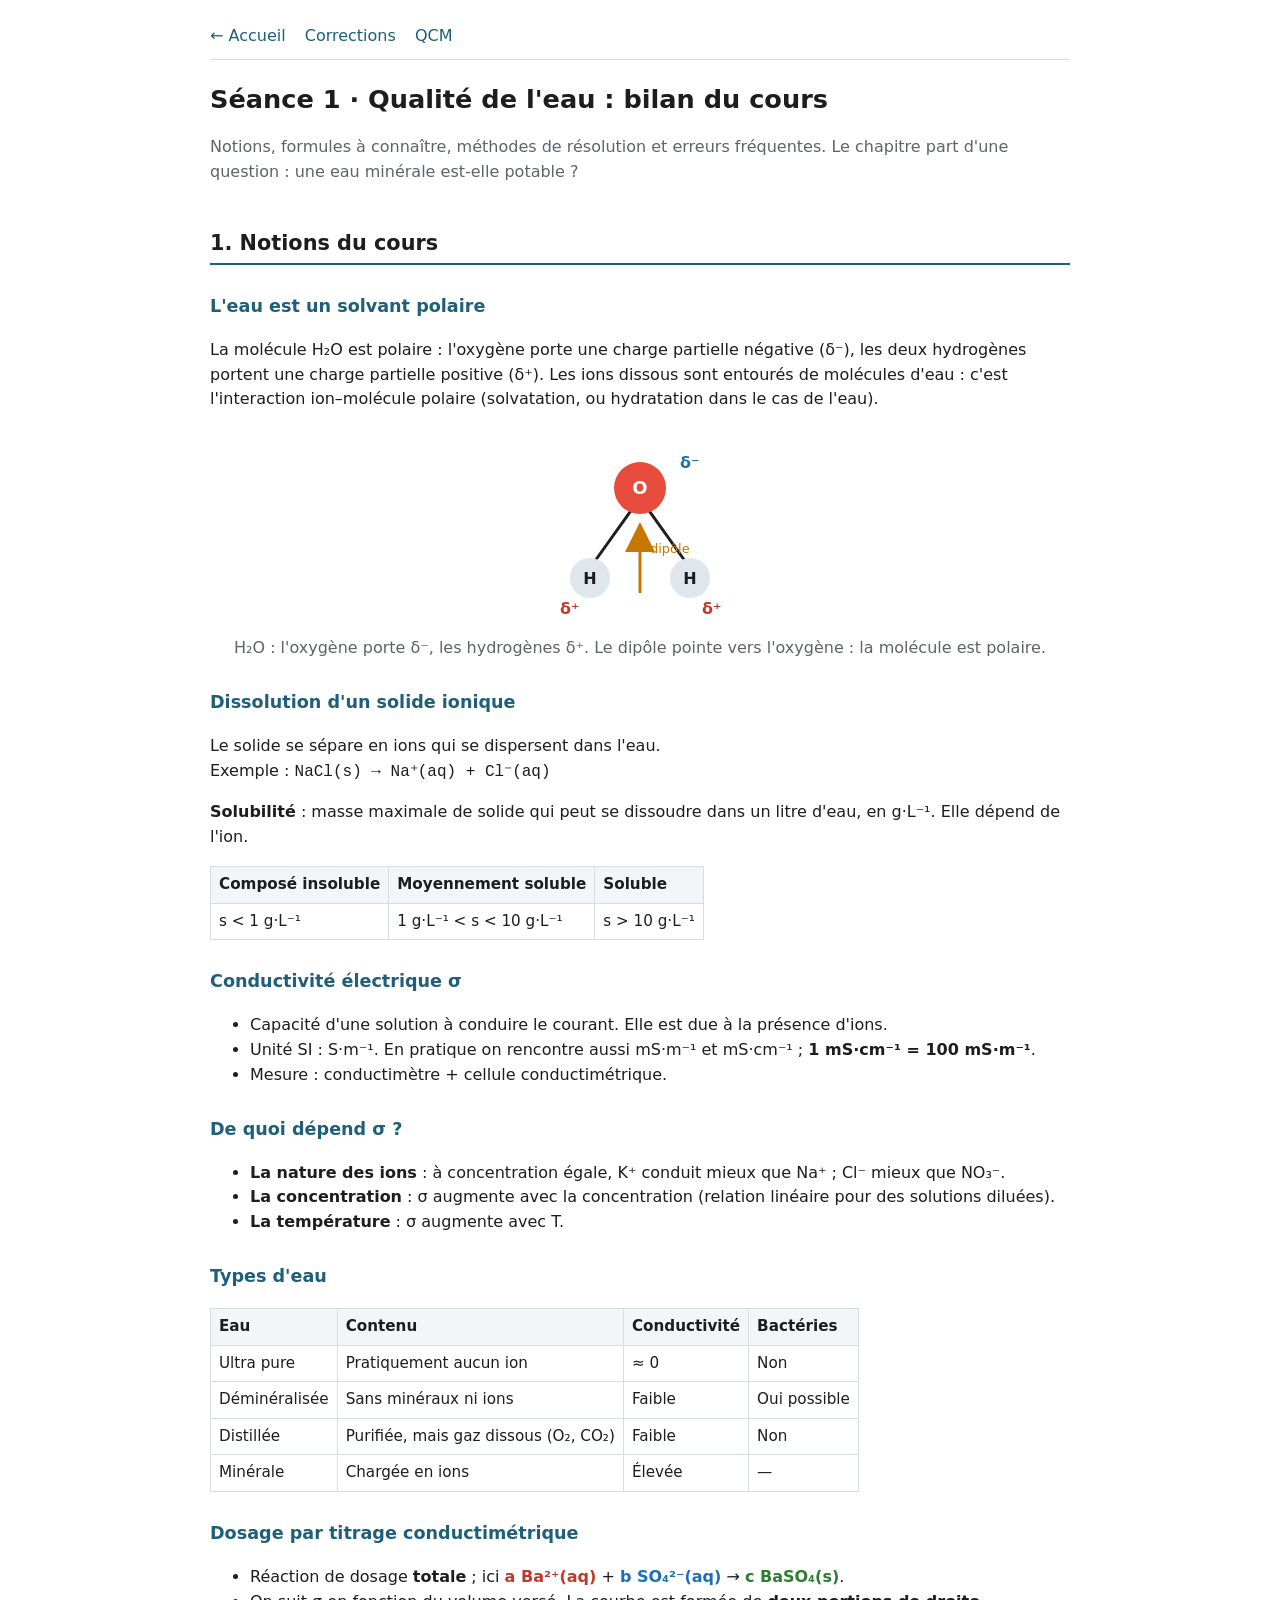
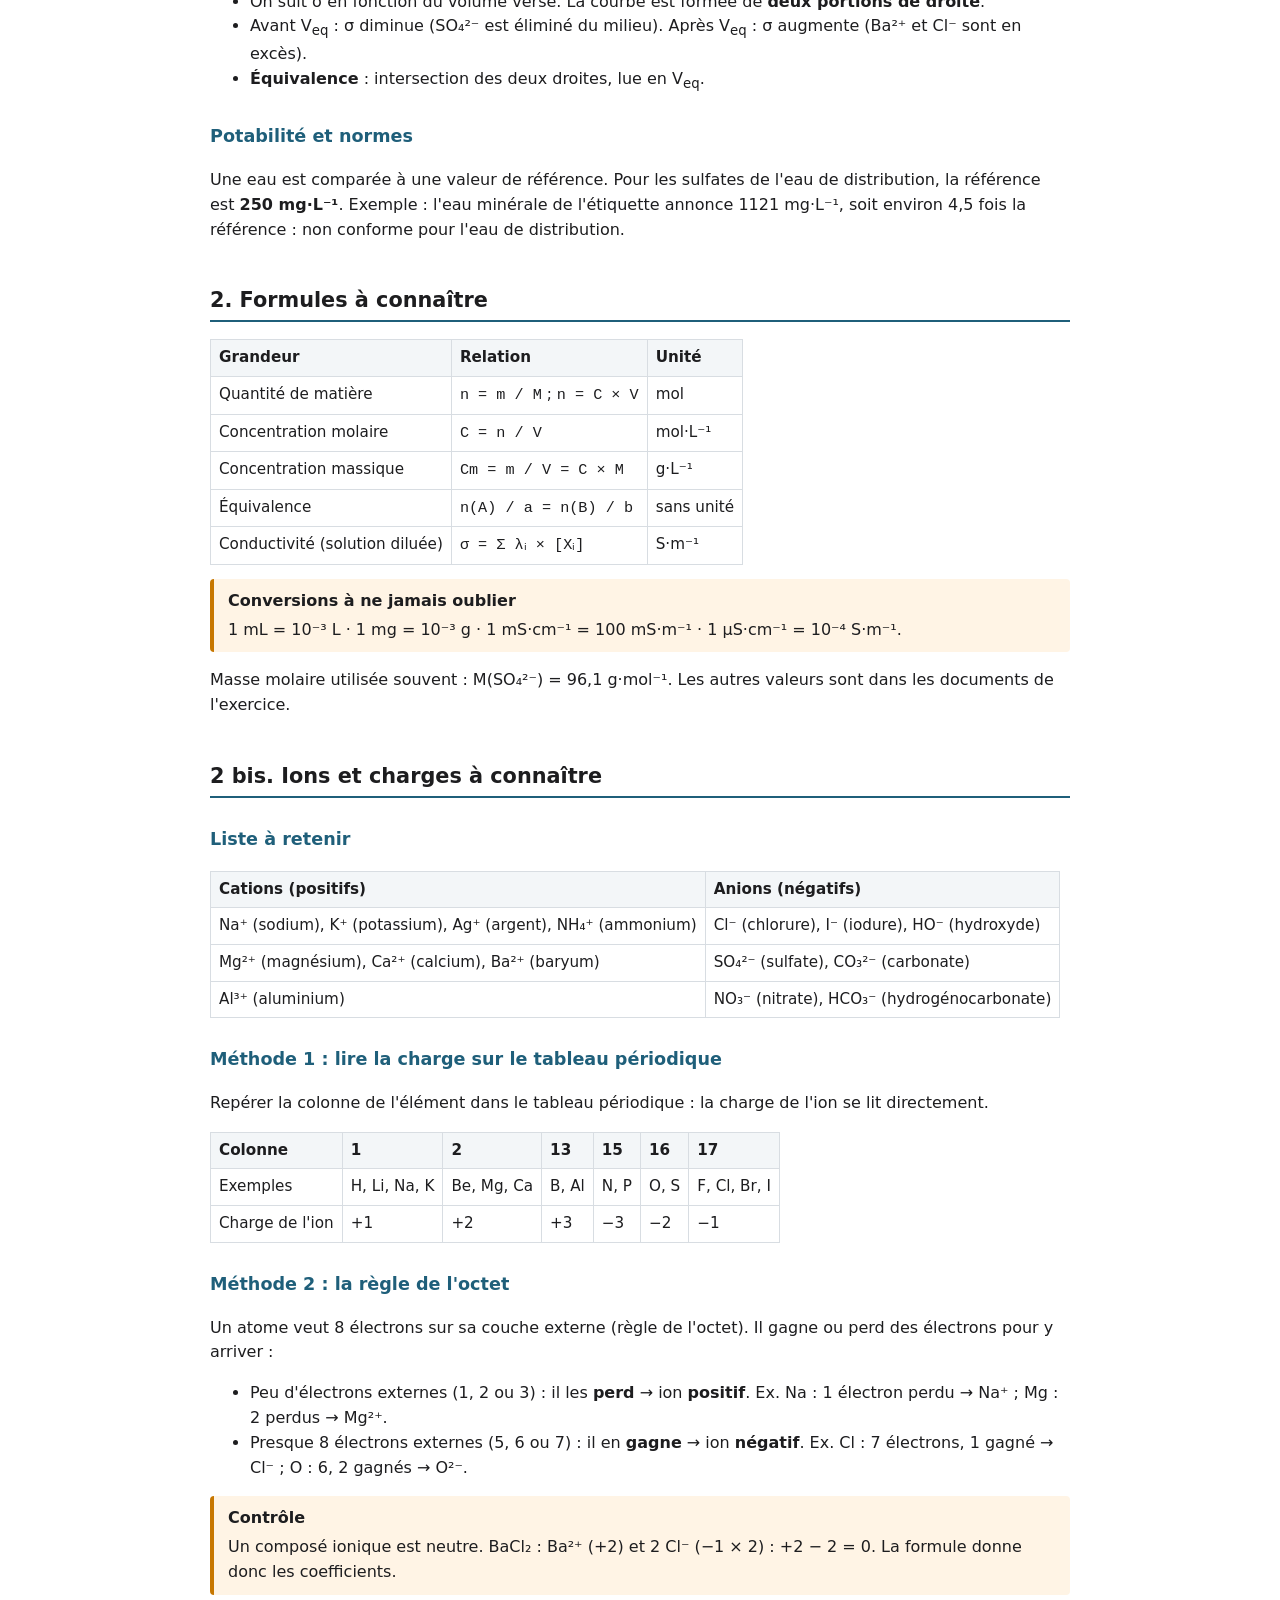
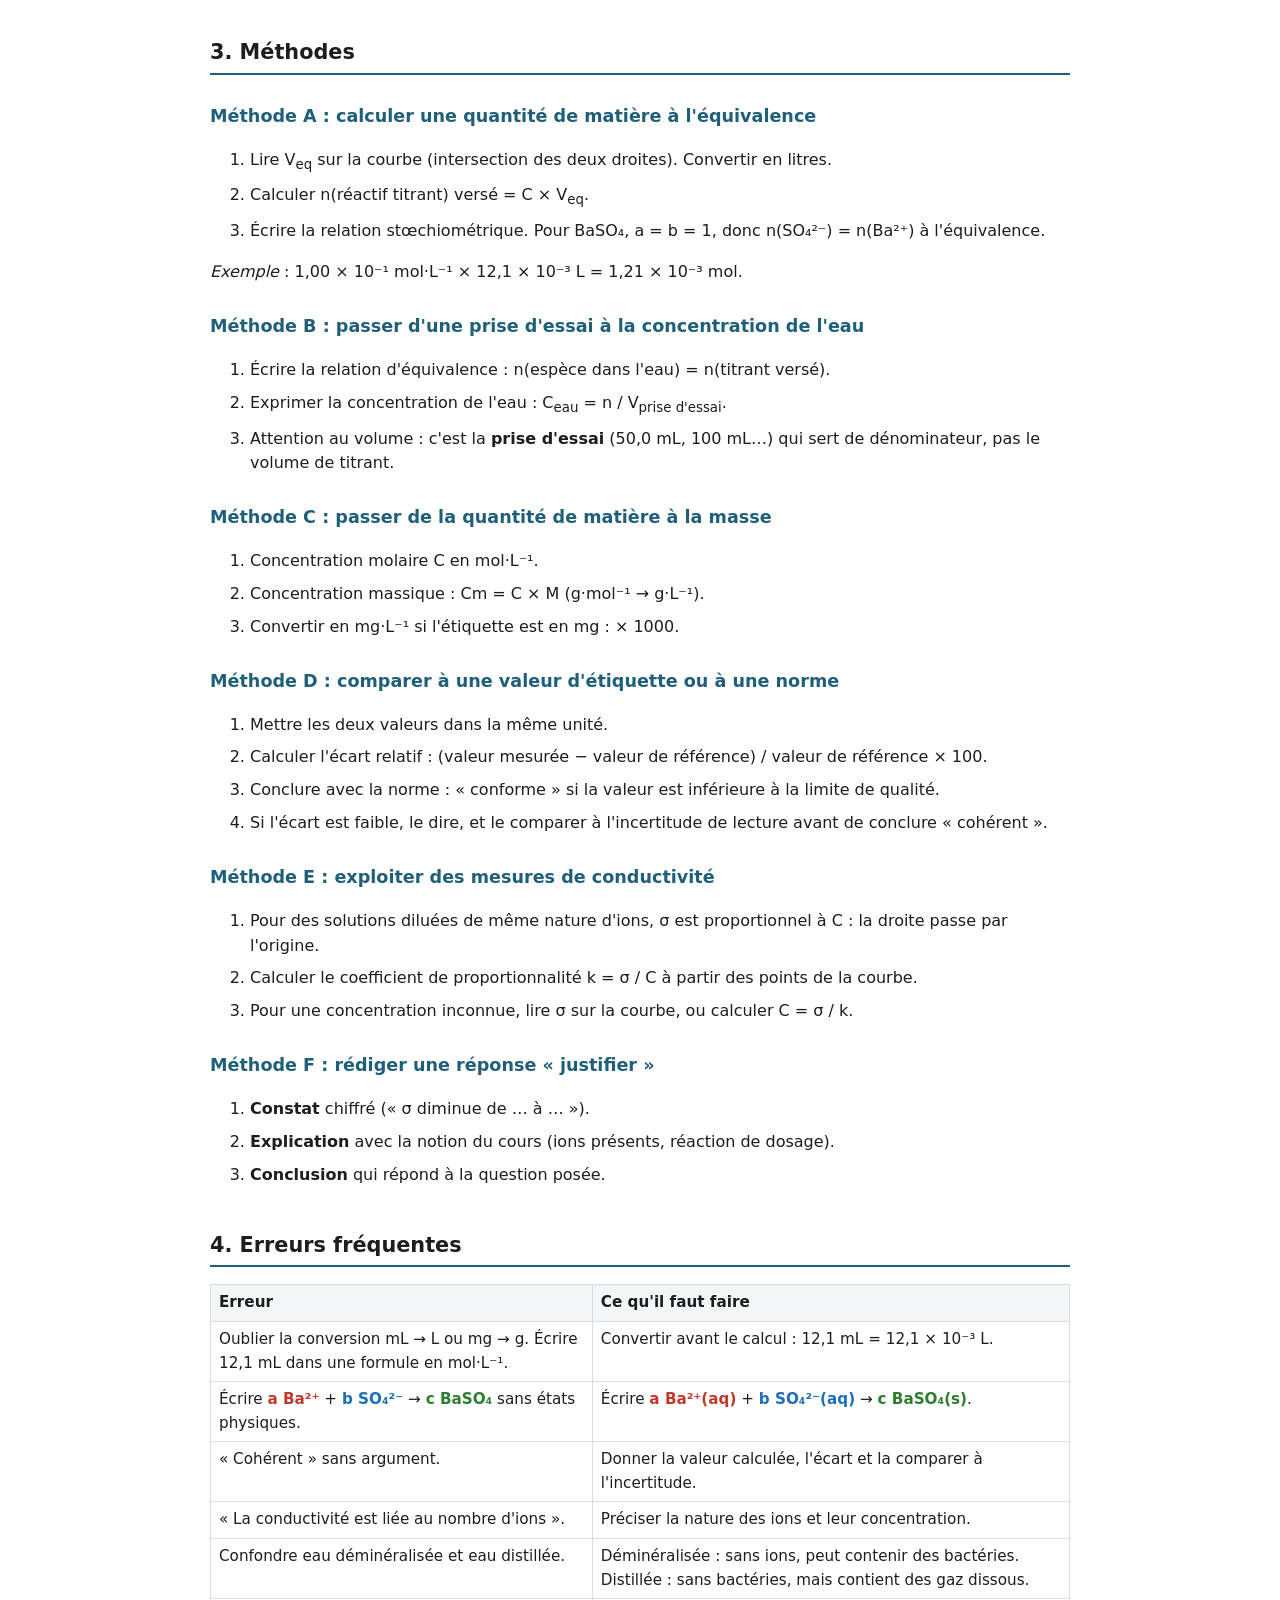
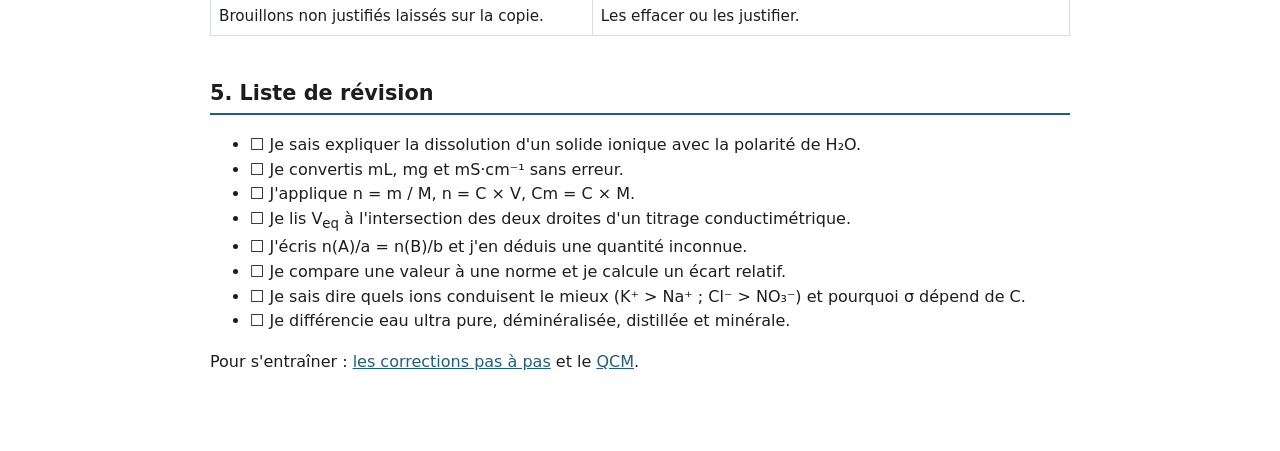
<file: cours.html>
<!doctype html>
<html lang="fr">
<head>
<meta charset="utf-8">
<meta name="viewport" content="width=device-width, initial-scale=1">
<title>Cours et méthodes · Qualité de l'eau</title>
<link rel="stylesheet" href="style.css">
</head>
<body>
<main>
<header class="site"><a href="index.html">← Accueil</a> <a href="corrections.html">Corrections</a> <a href="qcm.html">QCM</a></header>

<h1>Séance 1 · Qualité de l'eau : bilan du cours</h1>
<p class="sub">Notions, formules à connaître, méthodes de résolution et erreurs fréquentes. Le chapitre part d'une question : une eau minérale est-elle potable ?</p>

<h2 id="notions">1. Notions du cours</h2>

<h3 id="solvant">L'eau est un solvant polaire</h3>
<p>La molécule H₂O est polaire : l'oxygène porte une charge partielle négative (δ⁻), les deux hydrogènes portent une charge partielle positive (δ⁺). Les ions dissous sont entourés de molécules d'eau : c'est l'interaction ion–molécule polaire (solvatation, ou hydratation dans le cas de l'eau).</p>
<figure style="margin:14px 0;text-align:center">
<svg viewBox="0 0 300 200" width="300" role="img" aria-label="Molécule d'eau polaire avec charges partielles et moment dipolaire" style="max-width:100%;height:auto;font-family:system-ui,sans-serif">
  <defs>
    <marker id="fleche" markerWidth="10" markerHeight="10" refX="8" refY="5" orient="auto">
      <path d="M0,0 L10,5 L0,10 z" fill="#c77700"/>
    </marker>
  </defs>
  <!-- liaisons -->
  <line x1="150" y1="70" x2="100" y2="140" stroke="currentColor" stroke-width="3"/>
  <line x1="150" y1="70" x2="200" y2="140" stroke="currentColor" stroke-width="3"/>
  <!-- atomes -->
  <circle cx="150" cy="60" r="26" fill="#e74c3c"/>
  <text x="150" y="66" text-anchor="middle" font-size="18" font-weight="700" fill="#fff">O</text>
  <circle cx="100" cy="150" r="20" fill="#dfe6ec"/>
  <text x="100" y="156" text-anchor="middle" font-size="16" font-weight="700" fill="#1d1d1f">H</text>
  <circle cx="200" cy="150" r="20" fill="#dfe6ec"/>
  <text x="200" y="156" text-anchor="middle" font-size="16" font-weight="700" fill="#1d1d1f">H</text>
  <!-- charges partielles -->
  <text x="190" y="40" font-size="16" font-weight="700" fill="#1f6fb4">δ⁻</text>
  <text x="70" y="186" font-size="16" font-weight="700" fill="#c0392b">δ⁺</text>
  <text x="212" y="186" font-size="16" font-weight="700" fill="#c0392b">δ⁺</text>
  <!-- moment dipolaire : des H vers O -->
  <line x1="150" y1="165" x2="150" y2="100" stroke="#c77700" stroke-width="3" marker-end="url(#fleche)" stroke-dasharray="0"/>
  <text x="160" y="125" font-size="13" fill="#c77700">dipôle</text>
</svg>
<figcaption class="sub">H₂O : l'oxygène porte δ⁻, les hydrogènes δ⁺. Le dipôle pointe vers l'oxygène : la molécule est polaire.</figcaption>
</figure>


<h3 id="dissolution">Dissolution d'un solide ionique</h3>
<p>Le solide se sépare en ions qui se dispersent dans l'eau.<br>
Exemple : <code>NaCl(s) → Na⁺(aq) + Cl⁻(aq)</code></p>
<p id="solub"><strong>Solubilité</strong> : masse maximale de solide qui peut se dissoudre dans un litre d'eau, en g·L⁻¹. Elle dépend de l'ion.</p>
<table>
  <tr><th>Composé insoluble</th><th>Moyennement soluble</th><th>Soluble</th></tr>
  <tr><td>s &lt; 1 g·L⁻¹</td><td>1 g·L⁻¹ &lt; s &lt; 10 g·L⁻¹</td><td>s &gt; 10 g·L⁻¹</td></tr>
</table>

<h3 id="conductivite">Conductivité électrique σ</h3>
<ul>
  <li>Capacité d'une solution à conduire le courant. Elle est due à la présence d'ions.</li>
  <li>Unité SI : S·m⁻¹. En pratique on rencontre aussi mS·m⁻¹ et mS·cm⁻¹ ; <strong>1 mS·cm⁻¹ = 100 mS·m⁻¹</strong>.</li>
  <li>Mesure : conductimètre + cellule conductimétrique.</li>
</ul>

<h3 id="facteurs">De quoi dépend σ ?</h3>
<ul>
  <li><strong>La nature des ions</strong> : à concentration égale, K⁺ conduit mieux que Na⁺ ; Cl⁻ mieux que NO₃⁻.</li>
  <li><strong>La concentration</strong> : σ augmente avec la concentration (relation linéaire pour des solutions diluées).</li>
  <li><strong>La température</strong> : σ augmente avec T.</li>
</ul>

<h3 id="types">Types d'eau</h3>
<table>
  <tr><th>Eau</th><th>Contenu</th><th>Conductivité</th><th>Bactéries</th></tr>
  <tr><td>Ultra pure</td><td>Pratiquement aucun ion</td><td>≈ 0</td><td>Non</td></tr>
  <tr><td>Déminéralisée</td><td>Sans minéraux ni ions</td><td>Faible</td><td>Oui possible</td></tr>
  <tr><td>Distillée</td><td>Purifiée, mais gaz dissous (O₂, CO₂)</td><td>Faible</td><td>Non</td></tr>
  <tr><td>Minérale</td><td>Chargée en ions</td><td>Élevée</td><td>—</td></tr>
</table>

<h3 id="dosage">Dosage par titrage conductimétrique</h3>
<ul>
  <li>Réaction de dosage <strong>totale</strong> ; ici <span class="c-ba">a Ba²⁺(aq)</span> + <span class="c-so4">b SO₄²⁻(aq)</span> → <span class="c-prod">c BaSO₄(s)</span>.</li>
  <li>On suit σ en fonction du volume versé. La courbe est formée de <strong>deux portions de droite</strong>.</li>
  <li>Avant V<sub>eq</sub> : σ diminue (SO₄²⁻ est éliminé du milieu). Après V<sub>eq</sub> : σ augmente (Ba²⁺ et Cl⁻ sont en excès).</li>
  <li><strong>Équivalence</strong> : intersection des deux droites, lue en V<sub>eq</sub>.</li>
</ul>

<h3 id="potabilite">Potabilité et normes</h3>
<p>Une eau est comparée à une valeur de référence. Pour les sulfates de l'eau de distribution, la référence est <strong>250 mg·L⁻¹</strong>. Exemple : l'eau minérale de l'étiquette annonce 1121 mg·L⁻¹, soit environ 4,5 fois la référence : non conforme pour l'eau de distribution.</p>

<h2 id="formules">2. Formules à connaître</h2>
<table>
  <tr><th>Grandeur</th><th>Relation</th><th>Unité</th></tr>
  <tr><td>Quantité de matière</td><td><code>n = m / M</code> ; <code>n = C × V</code></td><td>mol</td></tr>
  <tr><td>Concentration molaire</td><td><code>C = n / V</code></td><td>mol·L⁻¹</td></tr>
  <tr><td>Concentration massique</td><td><code>Cm = m / V = C × M</code></td><td>g·L⁻¹</td></tr>
  <tr><td>Équivalence</td><td><code>n(A) / a = n(B) / b</code></td><td>sans unité</td></tr>
  <tr><td>Conductivité (solution diluée)</td><td><code>σ = Σ λᵢ × [Xᵢ]</code></td><td>S·m⁻¹</td></tr>
</table>
<div id="conv" class="box attention">
  <strong>Conversions à ne jamais oublier</strong>
  1 mL = 10⁻³ L · 1 mg = 10⁻³ g · 1 mS·cm⁻¹ = 100 mS·m⁻¹ · 1 µS·cm⁻¹ = 10⁻⁴ S·m⁻¹.
</div>
<p>Masse molaire utilisée souvent : M(SO₄²⁻) = 96,1 g·mol⁻¹. Les autres valeurs sont dans les documents de l'exercice.</p>

<h2 id="ions">2 bis. Ions et charges à connaître</h2>

<h3>Liste à retenir</h3>
<table>
  <tr><th>Cations (positifs)</th><th>Anions (négatifs)</th></tr>
  <tr><td>Na⁺ (sodium), K⁺ (potassium), Ag⁺ (argent), NH₄⁺ (ammonium)</td><td>Cl⁻ (chlorure), I⁻ (iodure), HO⁻ (hydroxyde)</td></tr>
  <tr><td>Mg²⁺ (magnésium), Ca²⁺ (calcium), Ba²⁺ (baryum)</td><td>SO₄²⁻ (sulfate), CO₃²⁻ (carbonate)</td></tr>
  <tr><td>Al³⁺ (aluminium)</td><td>NO₃⁻ (nitrate), HCO₃⁻ (hydrogénocarbonate)</td></tr>
</table>

<h3>Méthode 1 : lire la charge sur le tableau périodique</h3>
<p>Repérer la colonne de l'élément dans le tableau périodique : la charge de l'ion se lit directement.</p>
<table>
  <tr><th>Colonne</th><th>1</th><th>2</th><th>13</th><th>15</th><th>16</th><th>17</th></tr>
  <tr><td>Exemples</td><td>H, Li, Na, K</td><td>Be, Mg, Ca</td><td>B, Al</td><td>N, P</td><td>O, S</td><td>F, Cl, Br, I</td></tr>
  <tr><td>Charge de l'ion</td><td>+1</td><td>+2</td><td>+3</td><td>−3</td><td>−2</td><td>−1</td></tr>
</table>

<h3>Méthode 2 : la règle de l'octet</h3>
<p>Un atome veut 8 électrons sur sa couche externe (règle de l'octet). Il gagne ou perd des électrons pour y arriver :</p>
<ul>
  <li>Peu d'électrons externes (1, 2 ou 3) : il les <strong>perd</strong> → ion <strong>positif</strong>. Ex. Na : 1 électron perdu → Na⁺ ; Mg : 2 perdus → Mg²⁺.</li>
  <li>Presque 8 électrons externes (5, 6 ou 7) : il en <strong>gagne</strong> → ion <strong>négatif</strong>. Ex. Cl : 7 électrons, 1 gagné → Cl⁻ ; O : 6, 2 gagnés → O²⁻.</li>
</ul>

<div class="box attention"><strong>Contrôle</strong>Un composé ionique est neutre. BaCl₂ : Ba²⁺ (+2) et 2 Cl⁻ (−1 × 2) : +2 − 2 = 0. La formule donne donc les coefficients.</div>

<h2 id="methodes">3. Méthodes</h2>

<h3 id="mA">Méthode A : calculer une quantité de matière à l'équivalence</h3>
<ol class="etapes">
  <li>Lire V<sub>eq</sub> sur la courbe (intersection des deux droites). Convertir en litres.</li>
  <li>Calculer n(réactif titrant) versé = C × V<sub>eq</sub>.</li>
  <li>Écrire la relation stœchiométrique. Pour BaSO₄, a = b = 1, donc n(SO₄²⁻) = n(Ba²⁺) à l'équivalence.</li>
</ol>
<p><em>Exemple</em> : 1,00 × 10⁻¹ mol·L⁻¹ × 12,1 × 10⁻³ L = 1,21 × 10⁻³ mol.</p>

<h3 id="mB">Méthode B : passer d'une prise d'essai à la concentration de l'eau</h3>
<ol class="etapes">
  <li>Écrire la relation d'équivalence : n(espèce dans l'eau) = n(titrant versé).</li>
  <li>Exprimer la concentration de l'eau : C<sub>eau</sub> = n / V<sub>prise d'essai</sub>.</li>
  <li>Attention au volume : c'est la <strong>prise d'essai</strong> (50,0 mL, 100 mL…) qui sert de dénominateur, pas le volume de titrant.</li>
</ol>

<h3 id="mC">Méthode C : passer de la quantité de matière à la masse</h3>
<ol class="etapes">
  <li>Concentration molaire C en mol·L⁻¹.</li>
  <li>Concentration massique : Cm = C × M (g·mol⁻¹ → g·L⁻¹).</li>
  <li>Convertir en mg·L⁻¹ si l'étiquette est en mg : × 1000.</li>
</ol>

<h3 id="mD">Méthode D : comparer à une valeur d'étiquette ou à une norme</h3>
<ol class="etapes">
  <li>Mettre les deux valeurs dans la même unité.</li>
  <li>Calculer l'écart relatif : (valeur mesurée − valeur de référence) / valeur de référence × 100.</li>
  <li>Conclure avec la norme : « conforme » si la valeur est inférieure à la limite de qualité.</li>
  <li>Si l'écart est faible, le dire, et le comparer à l'incertitude de lecture avant de conclure « cohérent ».</li>
</ol>

<h3 id="mE">Méthode E : exploiter des mesures de conductivité</h3>
<ol class="etapes">
  <li>Pour des solutions diluées de même nature d'ions, σ est proportionnel à C : la droite passe par l'origine.</li>
  <li>Calculer le coefficient de proportionnalité k = σ / C à partir des points de la courbe.</li>
  <li>Pour une concentration inconnue, lire σ sur la courbe, ou calculer C = σ / k.</li>
</ol>

<h3 id="mF">Méthode F : rédiger une réponse « justifier »</h3>
<ol class="etapes">
  <li><strong>Constat</strong> chiffré (« σ diminue de … à … »).</li>
  <li><strong>Explication</strong> avec la notion du cours (ions présents, réaction de dosage).</li>
  <li><strong>Conclusion</strong> qui répond à la question posée.</li>
</ol>

<h2 id="erreurs">4. Erreurs fréquentes</h2>
<table>
  <tr><th>Erreur</th><th>Ce qu'il faut faire</th></tr>
  <tr><td>Oublier la conversion mL → L ou mg → g. Écrire 12,1 mL dans une formule en mol·L⁻¹.</td><td>Convertir avant le calcul : 12,1 mL = 12,1 × 10⁻³ L.</td></tr>
  <tr><td>Écrire <span class="c-ba">a Ba²⁺</span> + <span class="c-so4">b SO₄²⁻</span> → <span class="c-prod">c BaSO₄</span> sans états physiques.</td><td>Écrire <span class="c-ba">a Ba²⁺(aq)</span> + <span class="c-so4">b SO₄²⁻(aq)</span> → <span class="c-prod">c BaSO₄(s)</span>.</td></tr>
  <tr><td>« Cohérent » sans argument.</td><td>Donner la valeur calculée, l'écart et la comparer à l'incertitude.</td></tr>
  <tr><td>« La conductivité est liée au nombre d'ions ».</td><td>Préciser la nature des ions et leur concentration.</td></tr>
  <tr><td>Confondre eau déminéralisée et eau distillée.</td><td>Déminéralisée : sans ions, peut contenir des bactéries. Distillée : sans bactéries, mais contient des gaz dissous.</td></tr>
  <tr><td>Brouillons non justifiés laissés sur la copie.</td><td>Les effacer ou les justifier.</td></tr>
</table>

<h2>5. Liste de révision</h2>
<ul>
  <li>☐ Je sais expliquer la dissolution d'un solide ionique avec la polarité de H₂O.</li>
  <li>☐ Je convertis mL, mg et mS·cm⁻¹ sans erreur.</li>
  <li>☐ J'applique n = m / M, n = C × V, Cm = C × M.</li>
  <li>☐ Je lis V<sub>eq</sub> à l'intersection des deux droites d'un titrage conductimétrique.</li>
  <li>☐ J'écris n(A)/a = n(B)/b et j'en déduis une quantité inconnue.</li>
  <li>☐ Je compare une valeur à une norme et je calcule un écart relatif.</li>
  <li>☐ Je sais dire quels ions conduisent le mieux (K⁺ &gt; Na⁺ ; Cl⁻ &gt; NO₃⁻) et pourquoi σ dépend de C.</li>
  <li>☐ Je différencie eau ultra pure, déminéralisée, distillée et minérale.</li>
</ul>

<p>Pour s'entraîner : <a href="corrections.html">les corrections pas à pas</a> et le <a href="qcm.html">QCM</a>.</p>
</main>
</body>
</html>
</file>
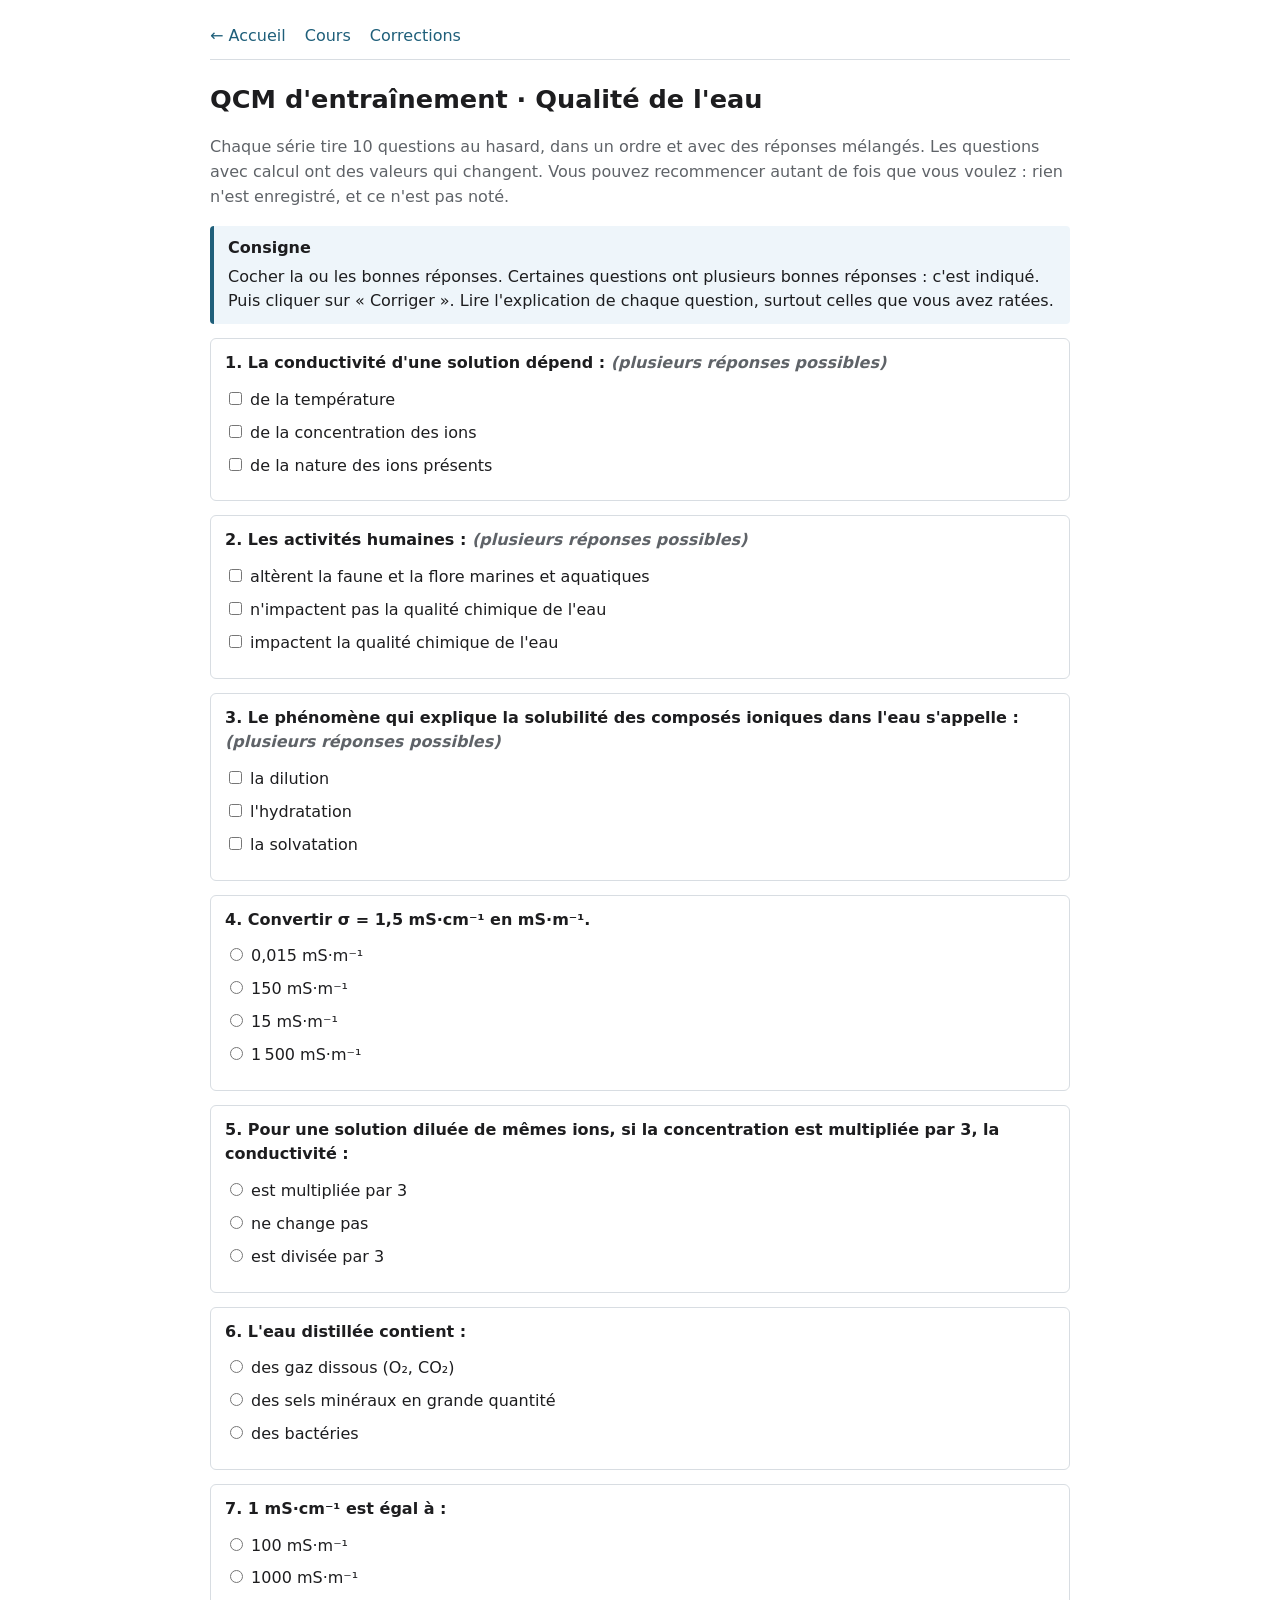
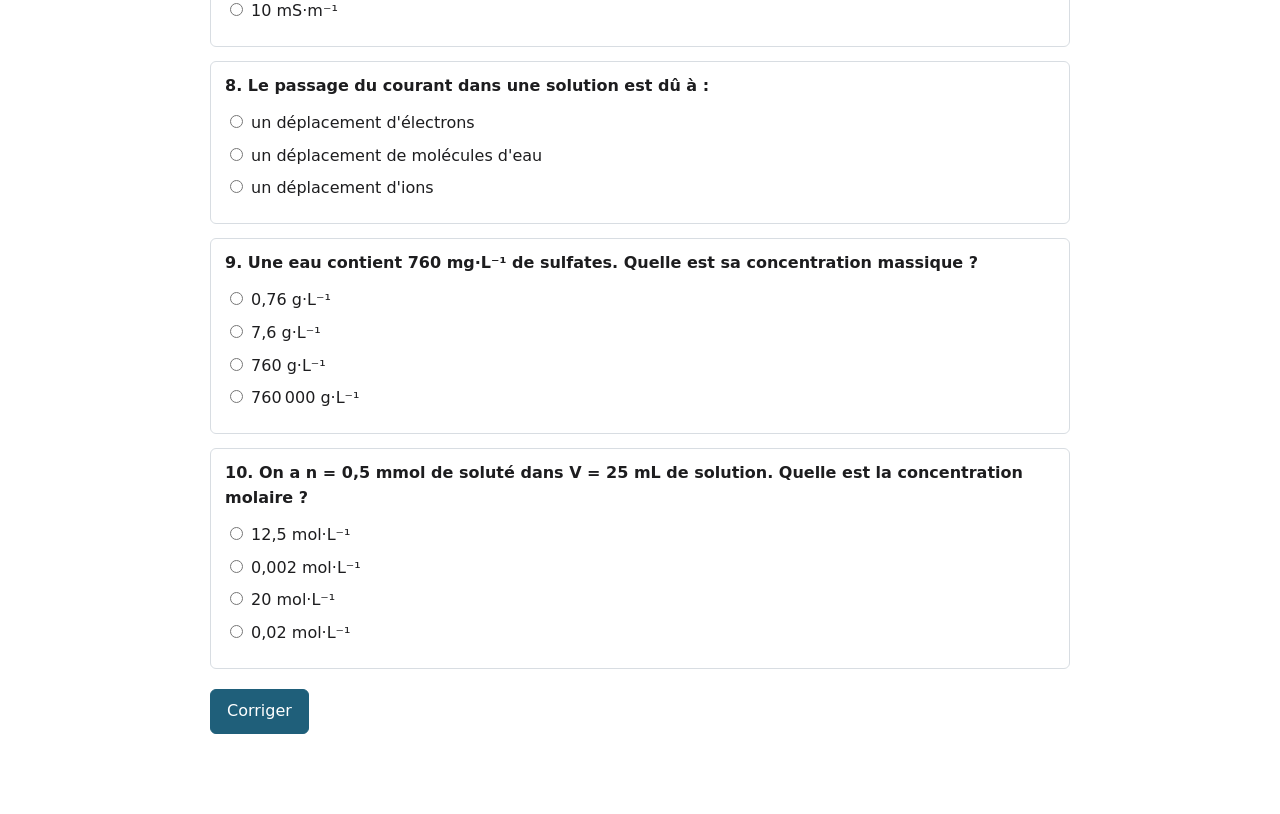
<file: qcm.html>
<!doctype html>
<html lang="fr">
<head>
<meta charset="utf-8">
<meta name="viewport" content="width=device-width, initial-scale=1">
<title>QCM d'entraînement · Qualité de l'eau</title>
<link rel="stylesheet" href="style.css">
</head>
<body>
<main>
<header class="site"><a href="index.html">← Accueil</a> <a href="cours.html">Cours</a> <a href="corrections.html">Corrections</a></header>

<h1>QCM d'entraînement · Qualité de l'eau</h1>
<p class="sub">Chaque série tire 10 questions au hasard, dans un ordre et avec des réponses mélangés. Les questions avec calcul ont des valeurs qui changent. Vous pouvez recommencer autant de fois que vous voulez : rien n'est enregistré, et ce n'est pas noté.</p>
<div class="box methode"><strong>Consigne</strong>Cocher la ou les bonnes réponses. Certaines questions ont plusieurs bonnes réponses : c'est indiqué. Puis cliquer sur « Corriger ». Lire l'explication de chaque question, surtout celles que vous avez ratées.</div>

<div id="app"></div>

<script>
/* ---------- Questions fixes ---------- */
/* opts : [texte, est_correct]. multi : plusieurs bonnes réponses possibles. */
const STATIC = [
  { q: "L'eau est un :", multi: false,
    opts: [["solvant polaire", 1], ["solvant apolaire", 0], ["soluté", 0]],
    expl: "La molécule H₂O a un pôle δ⁻ (oxygène) et un pôle δ⁺ (hydrogènes) : c'est un solvant polaire." },
  { q: "Le phénomène qui explique la solubilité des composés ioniques dans l'eau s'appelle :", multi: true,
    opts: [["la dilution", 0], ["la solvatation", 1], ["l'hydratation", 1]],
    expl: "Les molécules d'eau entourent les ions : c'est la solvatation. Dans le cas de l'eau, on dit aussi hydratation." },
  { q: "La grandeur qui permet d'évaluer la capacité d'une solution à conduire le courant est :", multi: false,
    opts: [["la conductivité", 1], ["le siemens par mètre", 0], ["le pH", 0]],
    expl: "C'est la conductivité σ. Le siemens par mètre est une unité, pas une grandeur." },
  { q: "Le passage du courant dans une solution est dû à :", multi: false,
    opts: [["un déplacement d'ions", 1], ["un déplacement d'électrons", 0], ["un déplacement de molécules d'eau", 0]],
    expl: "Dans une solution, ce sont les ions, chargés, qui se déplacent. Les électrons circulent dans les fils, pas dans la solution." },
  { q: "L'unité de la conductivité est :", multi: false,
    opts: [["le siemens (S)", 0], ["le siemens par mètre (S·m⁻¹)", 1], ["l'ohm (Ω)", 0]],
    expl: "La conductivité s'exprime en S·m⁻¹. L'ohm est l'unité de la résistance." },
  { q: "La conductivité d'une solution dépend :", multi: true,
    opts: [["de la nature des ions présents", 1], ["de la concentration des ions", 1], ["de la température", 1]],
    expl: "Les trois facteurs agissent : nature des ions, concentration et température." },
  { q: "Lors d'un dosage conductimétrique, on suit :", multi: false,
    opts: [["l'évolution du pH en fonction du volume versé", 0], ["l'évolution de l'absorbance en fonction du volume versé", 0], ["l'évolution de la conductivité en fonction du volume versé", 1]],
    expl: "Le dosage conductimétrique suit la conductivité σ en fonction du volume de titrant." },
  { q: "L'équivalence d'un titrage conductimétrique est repérée par :", multi: true,
    opts: [["la zone de virage d'un indicateur coloré", 0], ["un changement de pente sur la courbe σ = f(V)", 1], ["la méthode des tangentes", 1]],
    expl: "Le point d'équivalence est à l'intersection des deux portions de droite : c'est la méthode des tangentes. Pas d'indicateur coloré ici." },
  { q: "Pour qu'une eau soit potable, elle doit :", multi: true,
    opts: [["posséder des qualités microbiologiques", 1], ["posséder des qualités organoleptiques", 1], ["répondre à des paramètres physico-chimiques précis", 1]],
    expl: "Les trois qualités sont nécessaires : microbiologique, organoleptique et physico-chimique." },
  { q: "Les activités humaines :", multi: true,
    opts: [["impactent la qualité chimique de l'eau", 1], ["altèrent la faune et la flore marines et aquatiques", 1], ["n'impactent pas la qualité chimique de l'eau", 0]],
    expl: "Les activités humaines dégradent la qualité chimique de l'eau, ce qui altère la faune et la flore." },
  { q: "Les micropolluants et les macropolluants :", multi: false,
    opts: [["ont la même concentration dans l'eau", 0], ["doivent subir une gestion adaptée", 1], ["n'existent pas", 0]],
    expl: "Ils existent bel et bien et demandent des traitements adaptés. Les micropolluants sont à très faible concentration mais toxiques." },
  { q: "Dans la molécule H₂O, le pôle négatif (δ⁻) est porté par :", multi: false,
    opts: [["l'hydrogène", 0], ["l'oxygène", 1], ["les deux atomes à égalité", 0]],
    expl: "L'oxygène est plus électronégatif : il porte la charge partielle négative δ⁻." },
  { q: "La concentration massique Cm s'exprime en :", multi: false,
    opts: [["mol·L⁻¹", 0], ["g·L⁻¹", 1], ["g·mol⁻¹", 0]],
    expl: "Cm = m / V : masse en g divisée par volume en L, donc g·L⁻¹. Les mol·L⁻¹ concernent C, et les g·mol⁻¹ la masse molaire M." },
  { q: "L'eau distillée contient :", multi: false,
    opts: [["des bactéries", 0], ["des gaz dissous (O₂, CO₂)", 1], ["des sels minéraux en grande quantité", 0]],
    expl: "L'eau distillée est purifiée : pas de bactéries, mais elle garde des gaz dissous." },
  { q: "Après l'équivalence d'un titrage de SO₄²⁻ par BaCl₂, la conductivité augmente car :", multi: false,
    opts: [["les ions Ba²⁺ et Cl⁻ sont en excès", 1], ["les ions SO₄²⁻ disparaissent", 0], ["la température augmente", 0]],
    expl: "Après l'équivalence, Ba²⁺ et Cl⁻ ne sont plus consommés : ils s'accumulent, la conductivité augmente. Les SO₄²⁻ ont déjà disparu avant, ce qui fait baisser σ." },
  { q: "1 mS·cm⁻¹ est égal à :", multi: false,
    opts: [["10 mS·m⁻¹", 0], ["100 mS·m⁻¹", 1], ["1000 mS·m⁻¹", 0]],
    expl: "1 mS·cm⁻¹ = 10⁻³ S / 10⁻² m = 10⁻¹ S·m⁻¹ = 100 mS·m⁻¹ : multiplier par 100." },
  { q: "Pour une solution diluée de mêmes ions, si la concentration est multipliée par 3, la conductivité :", multi: false,
    opts: [["est divisée par 3", 0], ["est multipliée par 3", 1], ["ne change pas", 0]],
    expl: "Pour des solutions diluées, σ est proportionnel à C : la conductivité est aussi multipliée par 3." },
  { q: "Une solution de nitrate d'argent à 0,2 mol·L⁻¹ et une solution à 100 mmol·L⁻¹ : laquelle conduit le mieux ?", multi: false,
    opts: [["celle à 0,2 mol·L⁻¹", 1], ["celle à 100 mmol·L⁻¹", 0], ["les deux conduisent pareil", 0]],
    expl: "0,2 mol·L⁻¹ = 200 mmol·L⁻¹. Plus de concentration, donc plus de conductivité." }
];

/* ---------- Questions générées (valeurs aléatoires) ---------- */
const fr = (x, d) => x.toLocaleString('fr-FR', { maximumFractionDigits: d, minimumFractionDigits: 0 });
const pick = a => a[Math.floor(Math.random() * a.length)];
function uniqOpts(list) {
  const seen = new Set(); const out = [];
  for (const o of list) { if (!seen.has(o[0])) { seen.add(o[0]); out.push(o); } }
  return out;
}

function genConvMasse() {
  const N = pick([250, 480, 1121, 760, 1050]);
  const bon = fr(N / 1000, 3) + " g·L⁻¹";
  return { q: `Une eau contient ${N} mg·L⁻¹ de sulfates. Quelle est sa concentration massique ?`, multi: false,
    opts: uniqOpts([[bon, 1], [fr(N, 3) + " g·L⁻¹", 0], [fr(N / 100, 3) + " g·L⁻¹", 0], [fr(N * 1000, 0) + " g·L⁻¹", 0]]),
    expl: `1 mg = 10⁻³ g : ${N} mg = ${fr(N / 1000, 3)} g. Donc ${fr(N / 1000, 3)} g·L⁻¹.` };
}

function genConductivite() {
  const X = pick([0.5, 1.2, 1.5, 2.4, 0.8]);
  const bon = fr(X * 100, 1) + " mS·m⁻¹";
  return { q: `Convertir σ = ${fr(X, 2)} mS·cm⁻¹ en mS·m⁻¹.`, multi: false,
    opts: uniqOpts([[bon, 1], [fr(X * 10, 2) + " mS·m⁻¹", 0], [fr(X / 100, 4) + " mS·m⁻¹", 0], [fr(X * 1000, 1) + " mS·m⁻¹", 0]]),
    expl: `1 mS·cm⁻¹ = 100 mS·m⁻¹ : ${fr(X, 2)} × 100 = ${fr(X * 100, 1)} mS·m⁻¹.` };
}

function genConcentration() {
  const n = pick([0.5, 1.21, 2.5, 0.36]);   // mmol
  const V = pick([10, 12.1, 25, 50]);        // mL
  const C = n / V;                            // mmol/mL = mol/L
  return { q: `On a n = ${fr(n, 2)} mmol de soluté dans V = ${fr(V, 1)} mL de solution. Quelle est la concentration molaire ?`, multi: false,
    opts: uniqOpts([[fr(C, 3) + " mol·L⁻¹", 1], [fr(C * 1000, 1) + " mol·L⁻¹", 0], [fr(C / 10, 4) + " mol·L⁻¹", 0], [fr(n * V, 2) + " mol·L⁻¹", 0]]),
    expl: `C = n / V. Avec n en mmol et V en mL, le résultat est directement en mol·L⁻¹ : ${fr(n, 2)} / ${fr(V, 1)} = ${fr(C, 3)} mol·L⁻¹.` };
}

/* ---------- Moteur ---------- */
function shuffle(a) {
  a = a.slice();
  for (let i = a.length - 1; i > 0; i--) { const j = Math.floor(Math.random() * (i + 1)); [a[i], a[j]] = [a[j], a[i]]; }
  return a;
}

let series = [];

function nouvelleSerie() {
  const pool = shuffle(STATIC).slice(0, 7).concat([genConvMasse(), genConductivite(), genConcentration()]);
  series = shuffle(pool).map(q => ({ ...q, opts: shuffle(q.opts) }));
  afficher();
}

function afficher() {
  const app = document.getElementById('app');
  let html = `<form id="form" onsubmit="return false;">`;
  series.forEach((q, i) => {
    const type = q.multi ? 'checkbox' : 'radio';
    const consigne = q.multi ? ' <em class="sub">(plusieurs réponses possibles)</em>' : '';
    html += `<div class="qcm-q" id="qq${i}"><p>${i + 1}. ${q.q}${consigne}</p>`;
    q.opts.forEach((o, k) => {
      html += `<label><input type="${type}" name="q${i}" value="${k}"> ${o[0]}</label>`;
    });
    html += `<div class="qcm-expl" id="ex${i}"></div></div>`;
  });
  html += `<button type="button" id="btn-corriger">Corriger</button></form><div id="score"></div>`;
  app.innerHTML = html;
  document.getElementById('btn-corriger').addEventListener('click', corriger);
}

function corriger() {
  let score = 0;
  series.forEach((q, i) => {
    const sel = [...document.querySelectorAll(`input[name="q${i}"]`)].filter(b => b.checked).map(b => +b.value);
    const bonnes = q.opts.map((o, k) => (o[1] ? k : -1)).filter(k => k >= 0);
    const ok = sel.length === bonnes.length && sel.every(k => q.opts[k][1]);
    if (ok) score++;
    const bloc = document.getElementById('qq' + i);
    bloc.classList.add(ok ? 'ok' : 'ko');
    q.opts.forEach((o, k) => {
      const lab = document.querySelector(`input[name="q${i}"][value="${k}"]`).parentElement;
      if (o[1]) lab.innerHTML += ' <strong>✓</strong>';
    });
    document.getElementById('ex' + i).textContent = (ok ? 'Bonne réponse. ' : 'Pas tout à fait. ') + q.expl;
    document.querySelectorAll(`input[name="q${i}"]`).forEach(b => b.disabled = true);
  });
  document.getElementById('score').textContent = `Score : ${score} / ${series.length}`;
  document.getElementById('btn-corriger').remove();
  const again = document.createElement('button');
  again.type = 'button';
  again.textContent = 'Nouvelle série (questions et valeurs différentes)';
  again.addEventListener('click', nouvelleSerie);
  document.getElementById('form').appendChild(again);
  document.getElementById('score').scrollIntoView({ behavior: 'smooth', block: 'center' });
}

nouvelleSerie();
</script>
</main>
</body>
</html>
</file>
<file: style.css>
:root {
  --bg: #ffffff;
  --fg: #1d1d1f;
  --muted: #5f6368;
  --accent: #1f5f7a;
  --box: #f3f6f8;
  --methode: #eef5fa;
  --attention: #fff4e5;
  --ok: #e8f5e9;
  --ko: #fdecea;
  --line: #d8dde2;
}
@media (prefers-color-scheme: dark) {
  :root:not([data-theme="light"]) {
    --bg: #15171a;
    --fg: #e8e8ea;
    --muted: #9aa0a6;
    --accent: #7cc0dd;
    --box: #1f2328;
    --methode: #1b2a35;
    --attention: #33280f;
    --ok: #17301c;
    --ko: #3a1d1d;
    --line: #3a3f45;
  }
}
:root[data-theme="dark"] {
  --bg: #15171a;
  --fg: #e8e8ea;
  --muted: #9aa0a6;
  --accent: #7cc0dd;
  --box: #1f2328;
  --methode: #1b2a35;
  --attention: #33280f;
  --ok: #17301c;
  --ko: #3a1d1d;
  --line: #3a3f45;
}

* { box-sizing: border-box; }
body {
  background: var(--bg);
  color: var(--fg);
  font-family: system-ui, -apple-system, "Open Sans", sans-serif;
  font-size: 16px;
  line-height: 1.55;
  margin: 0;
  padding: 0 16px;
  overflow-wrap: break-word;
}
main { max-width: 860px; margin: 0 auto; padding: 24px 0 60px; }
header.site { border-bottom: 1px solid var(--line); margin-bottom: 20px; padding-bottom: 10px; }
header.site a { color: var(--accent); text-decoration: none; margin-right: 14px; }
h1 { font-size: 1.6rem; margin: 0.4em 0; }
h2 { font-size: 1.3rem; margin-top: 2em; border-bottom: 2px solid var(--accent); padding-bottom: 4px; }
h3 { font-size: 1.1rem; margin-top: 1.6em; color: var(--accent); }
a { color: var(--accent); }
.sub { color: var(--muted); }
table { border-collapse: collapse; width: 100%; margin: 10px 0; font-size: 0.95rem; display: block; overflow-x: auto; }
th, td { border: 1px solid var(--line); padding: 6px 8px; text-align: left; vertical-align: top; }
th { background: var(--box); }
.enonce { background: var(--box); border-left: 4px solid var(--muted); padding: 10px 14px; border-radius: 4px; }
.box { padding: 10px 14px; border-radius: 4px; margin: 14px 0; }
.methode { background: var(--methode); border-left: 4px solid var(--accent); }
.attention { background: var(--attention); border-left: 4px solid #c77700; }
.box strong:first-child { display: block; margin-bottom: 4px; }
ol.etapes > li { margin-bottom: 8px; }
.formule { font-family: "Courier New", monospace; background: var(--box); padding: 6px 10px; border-radius: 4px; display: block; overflow-x: auto; white-space: pre-wrap; }
code { font-family: "Courier New", monospace; }
.toc a { display: inline-block; margin: 3px 6px 3px 0; padding: 3px 10px; border: 1px solid var(--line); border-radius: 14px; text-decoration: none; }

/* QCM */
.qcm-q { border: 1px solid var(--line); border-radius: 6px; padding: 12px 14px; margin: 14px 0; }
.qcm-q p { margin: 0 0 8px; font-weight: 600; }
.qcm-q label { display: block; padding: 4px 0; cursor: pointer; font-weight: 400; }
.qcm-q.ok { background: var(--ok); }
.qcm-q.ko { background: var(--ko); }
.qcm-expl { font-size: 0.93rem; color: var(--muted); margin-top: 6px; }
button {
  font: inherit; padding: 9px 16px; border-radius: 6px; border: 1px solid var(--accent);
  background: var(--accent); color: var(--bg); cursor: pointer; margin: 6px 6px 6px 0;
}
button.secondaire { background: transparent; color: var(--accent); }
#score { font-size: 1.2rem; font-weight: 700; margin: 14px 0; }

@media (max-width: 480px) {
  h1 { font-size: 1.35rem; }
  table { font-size: 0.85rem; }
}

/* coefficients colorés = couleur de l'espèce */
.c-ba, .c-pb, .c-nh4 { color: #c0392b; font-weight: 600; }
.c-so4, .c-cl, .c-i, .c-ho { color: #1f6fb4; font-weight: 600; }
.c-ag { color: #7b1fa2; font-weight: 600; }
.c-prod, .c-agcl, .c-pbi, .c-nh3 { color: #2e7d32; font-weight: 600; }
@media (prefers-color-scheme: dark) { :root:not([data-theme="light"]) .c-ba,:root:not([data-theme="light"]) .c-pb,:root:not([data-theme="light"]) .c-nh4 {color:#ff8a7a;} :root:not([data-theme="light"]) .c-so4,:root:not([data-theme="light"]) .c-cl,:root:not([data-theme="light"]) .c-i,:root:not([data-theme="light"]) .c-ho {color:#7cc0ff;} :root:not([data-theme="light"]) .c-ag{color:#d59bf0;} :root:not([data-theme="light"]) .c-prod,:root:not([data-theme="light"]) .c-agcl,:root:not([data-theme="light"]) .c-pbi,:root:not([data-theme="light"]) .c-nh3{color:#7fd68a;} }
</file>
